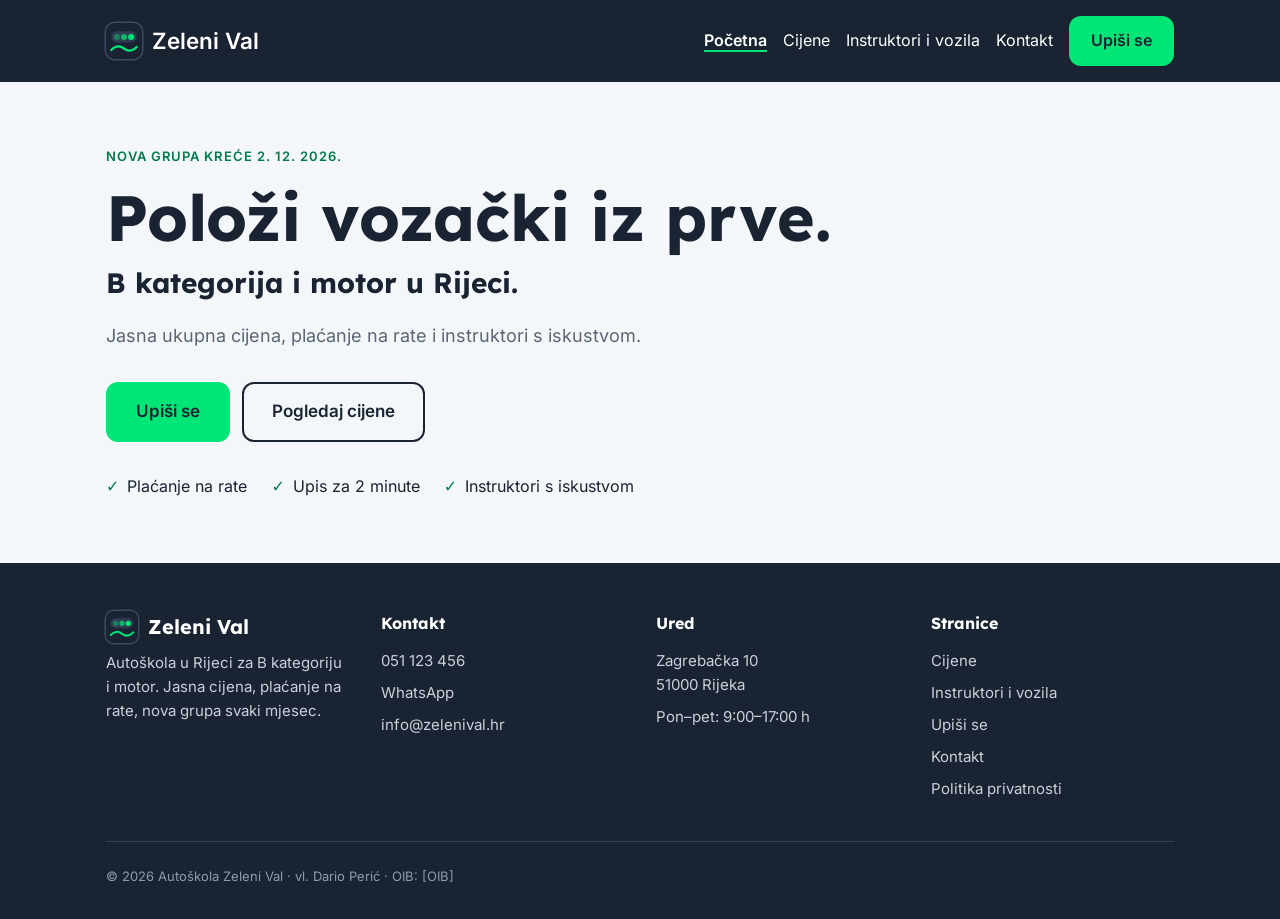
<file: index.html>
<!doctype html>
<html lang="hr">
  <head>
    <meta charset="UTF-8" />
    <meta name="viewport" content="width=device-width, initial-scale=1.0" />
    <title>Autoškola Zeleni Val, Rijeka – B kategorija i motor</title>
    <meta
      name="description"
      content="Autoškola Zeleni Val u Rijeci: tečaj za B kategoriju i motor, jasne cijene s mogućnošću obročne otplate i jednostavan online upis."
    />
    <!-- favicon: ikona u kartici preglednika -->
    <link rel="icon" href="slike/zeleni-val-znak.svg" type="image/svg+xml" />
    <!-- font naslova (Lexend) učitaj odmah: naslov je najveći element na stranici -->
    <link rel="preload" href="fonts/lexend-v26-latin_latin-ext-700.woff2" as="font" type="font/woff2" crossorigin />
    <link rel="stylesheet" href="style.css" />
  </head>
  <body>
    <header>
      <a href="index.html" class="logo"><img src="slike/zeleni-val-znak.svg" alt="" width="36" height="36"> Zeleni Val</a>
      <nav>
        <button
          class="hamburger"
          aria-label="Otvori izbornik"
          aria-expanded="false"
          aria-controls="izbornik"
        >
          ☰
        </button>
         <ul id="izbornik">
          <li><a href="index.html" aria-current="page">Početna</a></li>
          <li><a href="cijene.html">Cijene</a></li>
          <li><a href="instruktori.html">Instruktori i vozila</a></li>
           <li><a href="kontakt.html">Kontakt</a></li>
          <li><a href="upis.html" class="btn">Upiši se</a></li>
        </ul>
      </nav>
    </header>

    <main>
  <section class="hero">
    <p class="oznaka">Nova grupa kreće 2. 12. 2026.</p>
    <h1>Položi vozački iz prve.</h1>
    <p class="podnaslov">B kategorija i motor u Rijeci.</p>
    <p class="hero-tekst">Jasna ukupna cijena, plaćanje na rate i instruktori s iskustvom.</p>

    <div class="hero-gumbi">
      <a href="upis.html" class="btn">Upiši se</a>
      <a href="cijene.html" class="btn btn-obrub">Pogledaj cijene</a>
    </div>

    <ul class="prednosti">
      <li>Plaćanje na rate</li>
      <li>Upis za 2 minute</li>
      <li>Instruktori s iskustvom</li>
    </ul>
  </section>
</main>



   <footer class="podnozje">
  <div class="podnozje-stupci">

    <!-- 1. stupac: tko smo -->
    <div>
      <p class="podnozje-logo"><img src="slike/zeleni-val-znak.svg" alt="" width="32" height="32"> Zeleni Val</p>
      <p>Autoškola u Rijeci za B kategoriju i motor. Jasna cijena, plaćanje na rate, nova grupa svaki mjesec.</p>
    </div>

    <!-- 2. stupac: kontakt (svi linkovi klikabilni na mobitelu) -->
    <div>
      <h2>Kontakt</h2>
      <p><a href="tel:+38551123456">051 123 456</a></p>
      <p><a href="https://wa.me/38551123456">WhatsApp</a></p>
      <p><a href="mailto:info@zelenival.hr">info@zelenival.hr</a></p>
    </div>

    <!-- 3. stupac: gdje i kada -->
    <div>
      <h2>Ured</h2>
      <p>Zagrebačka 10<br>51000 Rijeka</p>
      <p>Pon–pet: 9:00–17:00 h</p>
    </div>

    <!-- 4. stupac: linkovi -->
    <div>
      <h2>Stranice</h2>
      <ul>
        <li><a href="cijene.html">Cijene</a></li>
        <li><a href="instruktori.html">Instruktori i vozila</a></li>
        <li><a href="upis.html">Upiši se</a></li>
        <li><a href="kontakt.html">Kontakt</a></li>
        <li><a href="privatnost.html">Politika privatnosti</a></li>
      </ul>
    </div>

  </div>

  <!-- donji red: podaci o tvrtki -->
  <p class="podnozje-dno">© 2026 Autoškola Zeleni Val · vl. Dario Perić · OIB: [OIB]</p>
</footer>
    <script src="script.js"></script>
  </body>
</html>
</file>
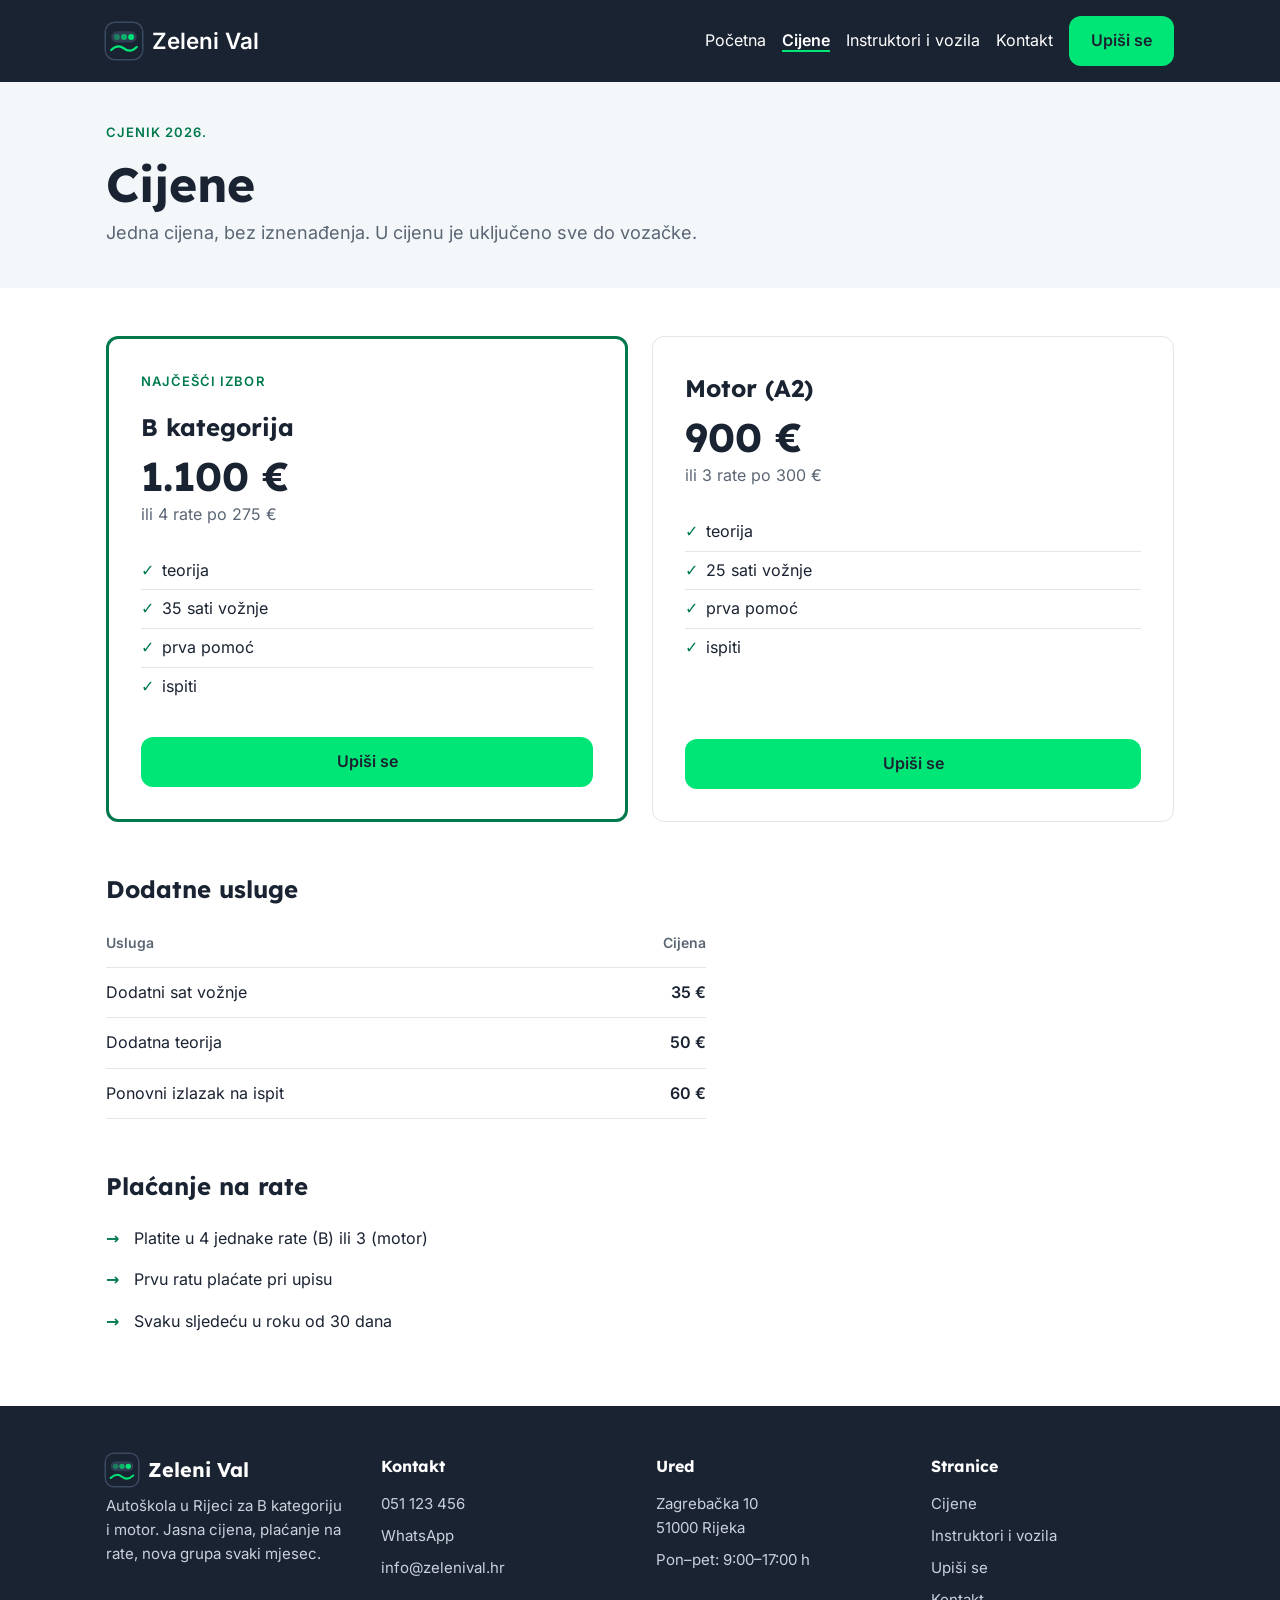
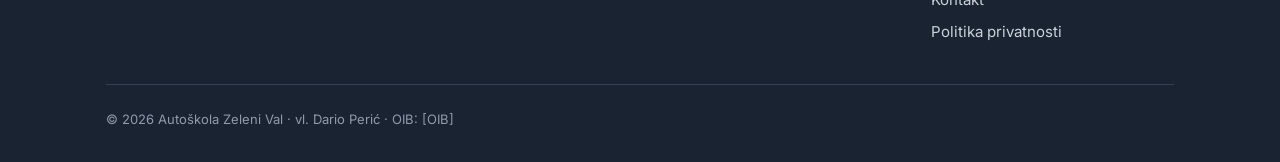
<file: cijene.html>
<!doctype html>
<html lang="hr">
  <head>
    <meta charset="UTF-8" />
    <meta name="viewport" content="width=device-width, initial-scale=1.0" />
    <title>Cijene – Zeleni Val, autoškola, Rijeka</title>
    <meta
      name="description"
      content="Cjenik autoškole Zeleni Val u Rijeci. Cijene za vozački ispit i dodatne sate vožnje za B kategoriju i motor."
    />
    <!-- favicon: ikona u kartici preglednika -->
    <link rel="icon" href="slike/zeleni-val-znak.svg" type="image/svg+xml" />
    <!-- font naslova (Lexend) učitaj odmah: naslov je najveći element na stranici -->
    <link rel="preload" href="fonts/lexend-v26-latin_latin-ext-700.woff2" as="font" type="font/woff2" crossorigin />
    <link rel="stylesheet" href="style.css" />
  </head>
  <body>
    <header>
      <a href="index.html" class="logo"><img src="slike/zeleni-val-znak.svg" alt="" width="36" height="36"> Zeleni Val</a>
      <nav>
        <button
          class="hamburger"
          aria-label="Otvori izbornik"
          aria-expanded="false"
          aria-controls="izbornik"
        >
          ☰
        </button>
        <ul id="izbornik">
          <li><a href="index.html">Početna</a></li>
          <li><a href="cijene.html" aria-current="page">Cijene</a></li>
          <li><a href="instruktori.html">Instruktori i vozila</a></li>
          <li><a href="kontakt.html">Kontakt</a></li>
          <li><a href="upis.html" class="btn">Upiši se</a></li>
        </ul>
      </nav>
    </header>

    <main>
      <section class="hero hero-mala">
     <p class="oznaka">Cjenik 2026.</p>
    <h1>Cijene</h1>
    <p class="hero-tekst">Jedna cijena, bez iznenađenja. U cijenu je uključeno sve do vozačke.</p>
    </section>

      <section class="paketi">
        <div class="kartice">
          <article class="kartica istaknuta">
            <p class="oznaka">Najčešći izbor</p>
            <h2>B kategorija</h2>
            <p class="cijena">1.100 €</p>
            <p class="rate">ili 4 rate po 275 €</p>
            <ul class="ukljuceno">
              <li>teorija</li>
              <li>35 sati vožnje</li>
              <li>prva pomoć</li>
              <li>ispiti</li>
            </ul>
            <a href="upis.html" class="btn">Upiši se</a>
          </article>

          <article class="kartica">
            <h2>Motor (A2)</h2>
            <p class="cijena">900 €</p>
            <p class="rate">ili 3 rate po 300 €</p>
            <ul class="ukljuceno">
              <li>teorija</li>
              <li>25 sati vožnje</li>
              <li>prva pomoć</li>
              <li>ispiti</li>
            </ul>
            <a href="upis.html" class="btn">Upiši se</a>
          </article>
        </div>
      </section>

      <section class="dodatno">
        <table class="tablica-cijena">
          
          <caption>
            Dodatne usluge
          </caption>
          <thead>
            <tr>
              <th scope="col">Usluga</th>
              <th scope="col">Cijena</th>
            </tr>
          </thead>
          <tbody>
            <tr>
              <td>Dodatni sat vožnje</td>
              <td>35 €</td>
            </tr>
            <tr>
              <td>Dodatna teorija</td>
              <td>50 €</td>
            </tr>
            <tr>
              <td>Ponovni izlazak na ispit</td>
              <td>60 €</td>
            </tr>
          </tbody>
        </table>
      </section>

      <section class="rate-info">
        <h2>Plaćanje na rate</h2>
        <ul>
          <li>Platite u 4 jednake rate (B) ili 3 (motor)</li>
          <li>Prvu ratu plaćate pri upisu</li>
          <li>Svaku sljedeću u roku od 30 dana</li>
        </ul>
      </section>
    </main>

    <footer class="podnozje">
  <div class="podnozje-stupci">

    <!-- 1. stupac: tko smo -->
    <div>
      <p class="podnozje-logo"><img src="slike/zeleni-val-znak.svg" alt="" width="32" height="32"> Zeleni Val</p>
      <p>Autoškola u Rijeci za B kategoriju i motor. Jasna cijena, plaćanje na rate, nova grupa svaki mjesec.</p>
    </div>

    <!-- 2. stupac: kontakt (svi linkovi klikabilni na mobitelu) -->
    <div>
      <h2>Kontakt</h2>
      <p><a href="tel:+38551123456">051 123 456</a></p>
      <p><a href="https://wa.me/38551123456">WhatsApp</a></p>
      <p><a href="mailto:info@zelenival.hr">info@zelenival.hr</a></p>
    </div>

    <!-- 3. stupac: gdje i kada -->
    <div>
      <h2>Ured</h2>
      <p>Zagrebačka 10<br>51000 Rijeka</p>
      <p>Pon–pet: 9:00–17:00 h</p>
    </div>

    <!-- 4. stupac: linkovi -->
    <div>
      <h2>Stranice</h2>
      <ul>
        <li><a href="cijene.html">Cijene</a></li>
        <li><a href="instruktori.html">Instruktori i vozila</a></li>
        <li><a href="upis.html">Upiši se</a></li>
        <li><a href="kontakt.html">Kontakt</a></li>
        <li><a href="privatnost.html">Politika privatnosti</a></li>
      </ul>
    </div>

  </div>

  <!-- donji red: podaci o tvrtki -->
  <p class="podnozje-dno">© 2026 Autoškola Zeleni Val · vl. Dario Perić · OIB: [OIB]</p>
</footer>
    <script src="script.js"></script>
  </body>
</html>
</file>
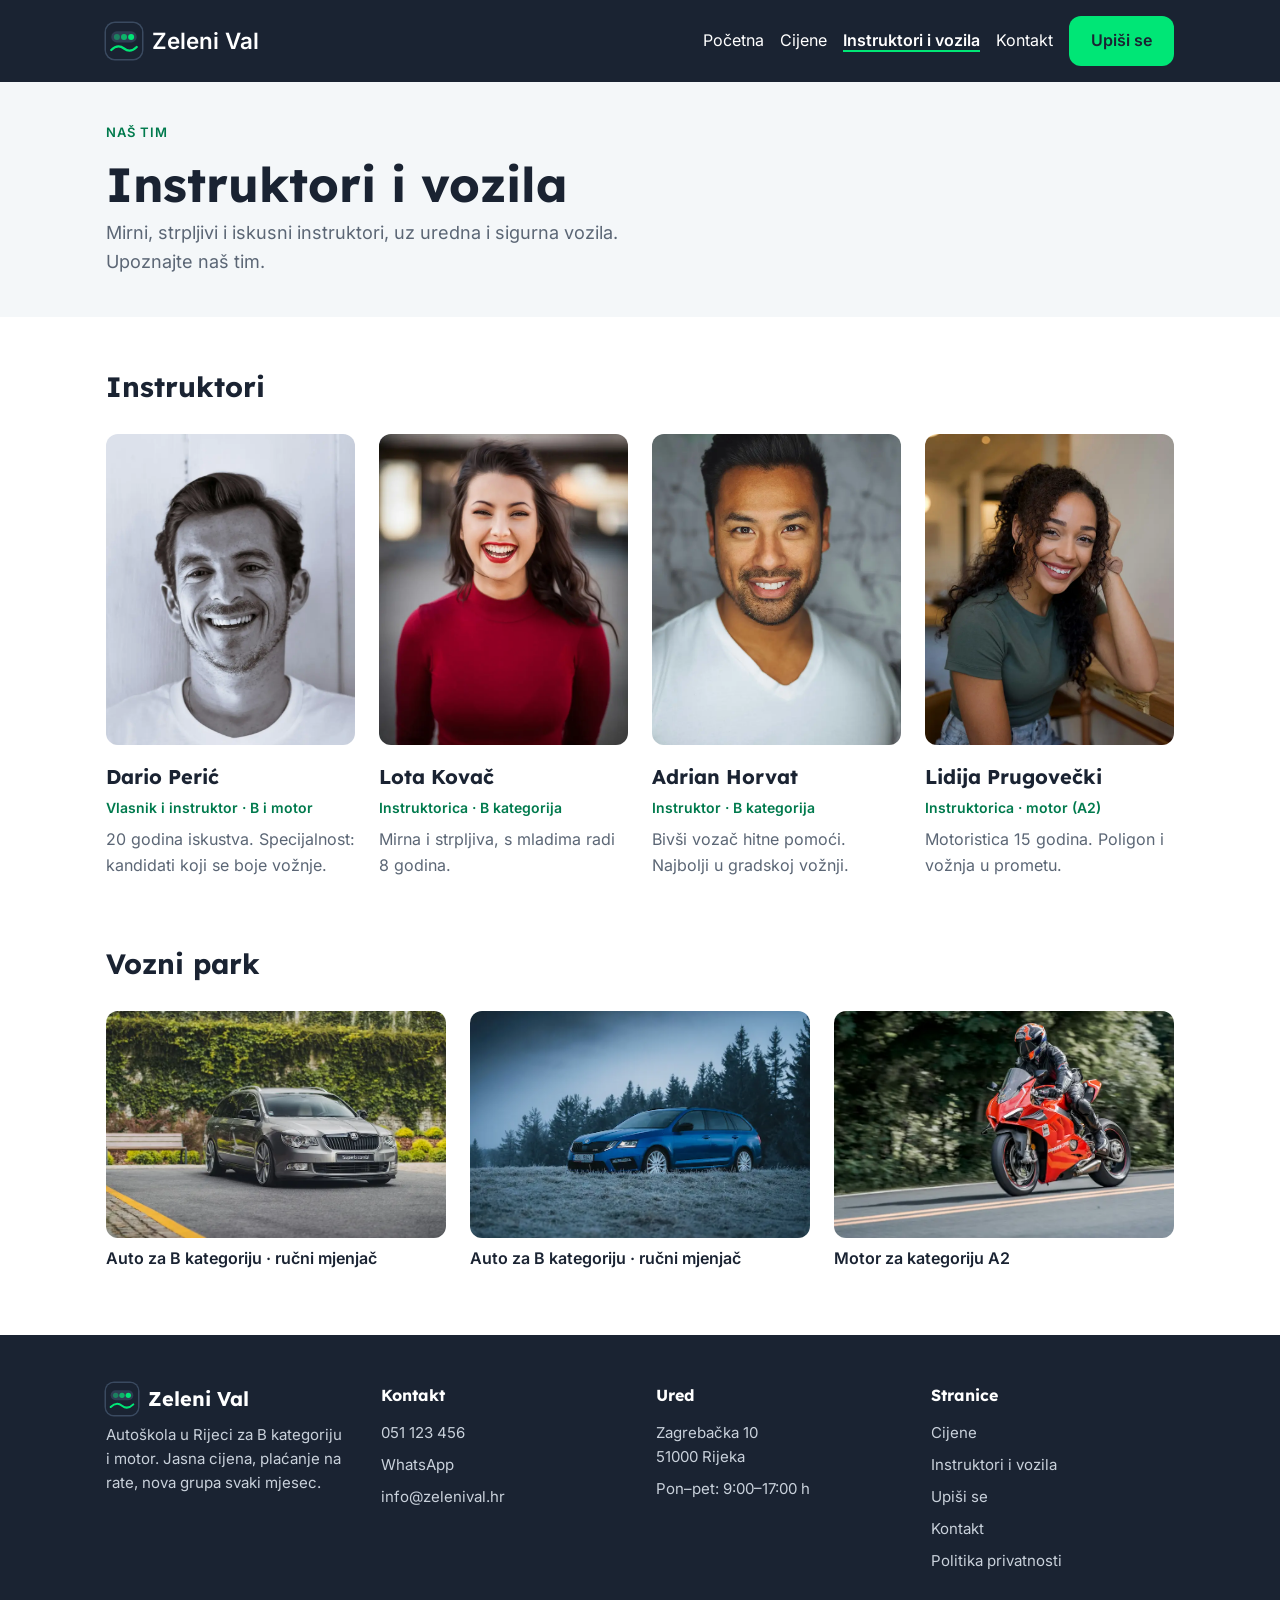
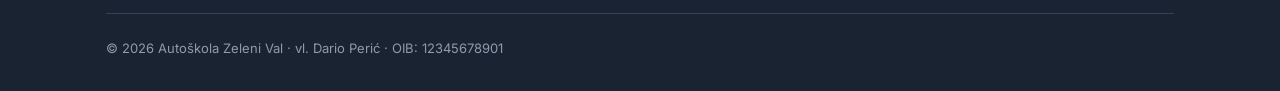
<file: instruktori.html>
<!doctype html>
<html lang="hr">
  <head>
    <meta charset="UTF-8" />
    <meta name="viewport" content="width=device-width, initial-scale=1.0" />
    <title>Instruktori i vozila – Zeleni Val, autoškola, Rijeka</title>
    <meta
      name="description"
      content="Upoznajte naše stručne instruktore za vožnju automobila i motora u Zelenom Valu, Rijeci."
    />
    <!-- favicon: ikona u kartici preglednika -->
    <link rel="icon" href="slike/zeleni-val-znak.svg" type="image/svg+xml" />
    <!-- font naslova (Lexend) učitaj odmah: naslov je najveći element na stranici -->
    <link rel="preload" href="fonts/lexend-v26-latin_latin-ext-700.woff2" as="font" type="font/woff2" crossorigin />
    <link rel="stylesheet" href="style.css" />
  </head>
  <body>
    <header>
      <a href="index.html" class="logo"><img src="slike/zeleni-val-znak.svg" alt="" width="36" height="36"> Zeleni Val</a>
      <nav>
        <button
          class="hamburger"
          aria-label="Otvori izbornik"
          aria-expanded="false"
          aria-controls="izbornik"
        >
          ☰
        </button>
      <ul id="izbornik">
          <li><a href="index.html">Početna</a></li>
          <li><a href="cijene.html">Cijene</a></li>
          <li><a href="instruktori.html" aria-current="page">Instruktori i vozila</a></li>
           <li><a href="kontakt.html">Kontakt</a></li>
          <li><a href="upis.html" class="btn">Upiši se</a></li>
        </ul>
      </nav>
    </header>
   
<main>
  <!-- MALI HERO -->
  <section class="hero hero-mala">
    <p class="oznaka">Naš tim</p>
    <h1>Instruktori i vozila</h1>
    <p class="hero-tekst">Mirni, strpljivi i iskusni instruktori, uz uredna i sigurna vozila. <br> Upoznajte naš tim.</p>
  </section>

  <!-- INSTRUKTORI: 4 kartice s fotografijom -->
  <section class="tim">
    <h2>Instruktori</h2>
    <div class="mreza">
      <article class="osoba">
        <img src="slike/instruktor-1.webp" alt="Instruktor Dario Perić, nasmiješen" width="800" height="1352">
        <h3>Dario Perić</h3>
        <p class="uloga">Vlasnik i instruktor · B i motor</p>
        <p>20 godina iskustva. Specijalnost: kandidati koji se boje vožnje.</p>
      </article>

      <article class="osoba">
        <img src="slike/instruktor-3.webp" alt="Instruktorica Lota Kovač" width="800" height="1200">
        <h3>Lota Kovač</h3>
        <p class="uloga">Instruktorica · B kategorija</p>
        <p>Mirna i strpljiva, s mladima radi 8 godina.</p>
      </article>

      <article class="osoba">
        <img src="slike/instruktor-2.webp" alt="Instruktor Adrian Horvat" width="800" height="1200">
        <h3>Adrian Horvat</h3>
        <p class="uloga">Instruktor · B kategorija</p>
        <p>Bivši vozač hitne pomoći. Najbolji u gradskoj vožnji.</p>
      </article>

      <article class="osoba">
        <img src="slike/instruktor-4.webp" alt="Instruktorica Lidija Prugovečki" width="800" height="1000">
        <h3>Lidija Prugovečki</h3>
        <p class="uloga">Instruktorica · motor (A2)</p>
        <p>Motoristica 15 godina. Poligon i vožnja u prometu.</p>
      </article>
    </div>
  </section>

  <!-- VOZILA: 3 fotografije s opisom -->
  <section class="vozila">
    <h2>Vozni park</h2>
    <div class="mreza">
      <figure>
        <img src="slike/auto-1.webp" alt="Bijeli automobil autoškole Zeleni Val" width="800" height="533" loading="lazy">
        <figcaption>Auto za B kategoriju · ručni mjenjač</figcaption>
      </figure>
      <figure>
        <img src="slike/auto-2.webp" alt="Drugi automobil autoškole Zeleni Val" width="800" height="640" loading="lazy">
        <figcaption>Auto za B kategoriju · ručni mjenjač</figcaption>
      </figure>
      <figure>
        <img src="slike/motor.webp" alt="Motor za obuku kategorije A2" width="800" height="533" loading="lazy">
        <figcaption>Motor za kategoriju A2</figcaption>
      </figure>
    </div>
  </section>
</main>


   <footer class="podnozje">
  <div class="podnozje-stupci">

    <!-- 1. stupac: tko smo -->
    <div>
      <p class="podnozje-logo"><img src="slike/zeleni-val-znak.svg" alt="" width="32" height="32"> Zeleni Val</p>
      <p>Autoškola u Rijeci za B kategoriju i motor. Jasna cijena, plaćanje na rate, nova grupa svaki mjesec.</p>
    </div>

    <!-- 2. stupac: kontakt (svi linkovi klikabilni na mobitelu) -->
    <div>
      <h2>Kontakt</h2>
      <p><a href="tel:+38551123456">051 123 456</a></p>
      <p><a href="https://wa.me/38551123456">WhatsApp</a></p>
      <p><a href="mailto:info@zelenival.hr">info@zelenival.hr</a></p>
    </div>

    <!-- 3. stupac: gdje i kada -->
    <div>
      <h2>Ured</h2>
      <p>Zagrebačka 10<br>51000 Rijeka</p>
      <p>Pon–pet: 9:00–17:00 h</p>
    </div>

    <!-- 4. stupac: linkovi -->
    <div>
      <h2>Stranice</h2>
      <ul>
        <li><a href="cijene.html">Cijene</a></li>
        <li><a href="instruktori.html">Instruktori i vozila</a></li>
        <li><a href="upis.html">Upiši se</a></li>
        <li><a href="kontakt.html">Kontakt</a></li>
        <li><a href="privatnost.html">Politika privatnosti</a></li>
      </ul>
    </div>

  </div>

  <!-- donji red: podaci o tvrtki -->
  <p class="podnozje-dno">© 2026 Autoškola Zeleni Val · vl. Dario Perić · OIB: 12345678901</p>
</footer>
    <script src="script.js"></script>
  </body>
</html>
</file>
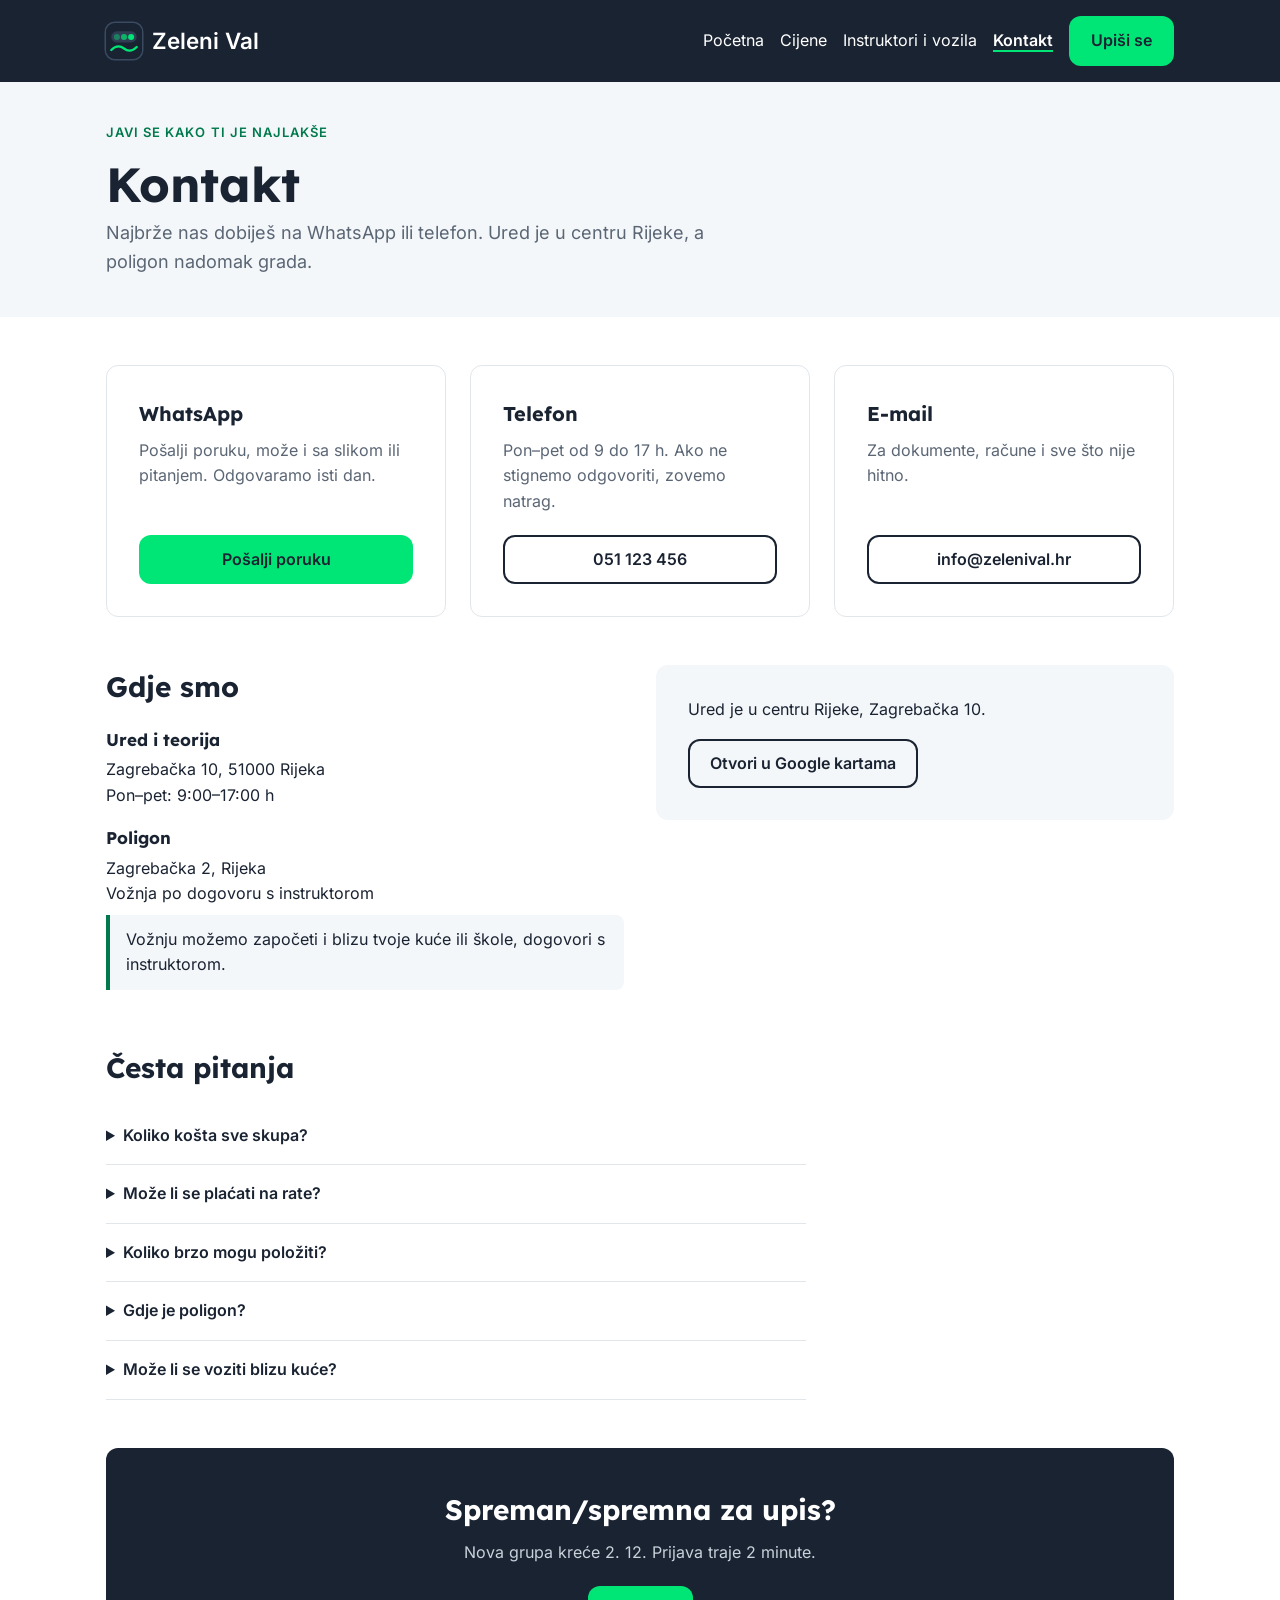
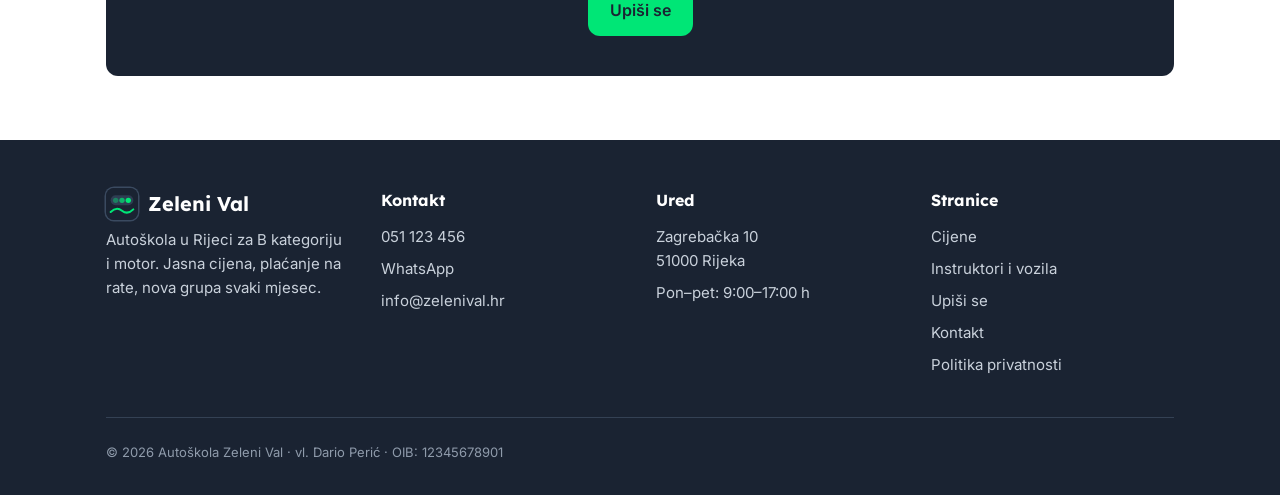
<file: kontakt.html>
<!doctype html>
<html lang="hr">
  <head>
    <meta charset="UTF-8" />
    <meta name="viewport" content="width=device-width, initial-scale=1.0" />
    <title>Kontakt – Zeleni Val, autoškola, Rijeka</title>
    <meta
      name="description"
      content="Kontakt informacije za autoškolu Zeleni Val u Rijeci."
    />
    <!-- favicon: ikona u kartici preglednika -->
    <link rel="icon" href="slike/zeleni-val-znak.svg" type="image/svg+xml" />
    <!-- font naslova (Lexend) učitaj odmah: naslov je najveći element na stranici -->
    <link rel="preload" href="fonts/lexend-v26-latin_latin-ext-700.woff2" as="font" type="font/woff2" crossorigin />
    <link rel="stylesheet" href="style.css" />
  </head>
  <body>
    <header>
      <a href="index.html" class="logo"><img src="slike/zeleni-val-znak.svg" alt="" width="36" height="36"> Zeleni Val</a>
      <nav>
        <button
          class="hamburger"
          aria-label="Otvori izbornik"
          aria-expanded="false"
          aria-controls="izbornik"
        >
          ☰
        </button>
       <ul id="izbornik">
          <li><a href="index.html">Početna</a></li>
          <li><a href="cijene.html">Cijene</a></li>
          <li><a href="instruktori.html">Instruktori i vozila</a></li>
           <li><a href="kontakt.html" aria-current="page">Kontakt</a></li>
          <li><a href="upis.html" class="btn">Upiši se</a></li>
        </ul>
      </nav>
    </header>
    

<main>
      <!-- MALI HERO -->
      <section class="hero hero-mala">
        <p class="oznaka">Javi se kako ti je najlakše</p>
        <h1>Kontakt</h1>
        <p class="hero-tekst">Najbrže nas dobiješ na WhatsApp ili telefon. Ured je u centru Rijeke, a poligon nadomak grada.</p>
      </section>

      <!-- NAČINI KONTAKTA: 3 kartice, najbrži prvi -->
      <section class="kontakt-nacini">
        <h2 class="vizualno-skriveno">Načini kontakta</h2>
        <div class="kartice">
          <article class="kartica">
            <h3>WhatsApp</h3>
            <p>Pošalji poruku, može i sa slikom ili pitanjem. Odgovaramo isti dan.</p>
            <a href="https://wa.me/38551123456" class="btn">Pošalji poruku</a>
          </article>
          <article class="kartica">
            <h3>Telefon</h3>
            <p>Pon–pet od 9 do 17 h. Ako ne stignemo odgovoriti, zovemo natrag.</p>
            <a href="tel:+38551123456" class="btn btn-obrub">051 123 456</a>
          </article>
          <article class="kartica">
            <h3>E-mail</h3>
            <p>Za dokumente, račune i sve što nije hitno.</p>
            <a href="mailto:info@zelenival.hr" class="btn btn-obrub">info@zelenival.hr</a>
          </article>
        </div>
      </section>

      <!-- LOKACIJE: ured i poligon + karta -->
      <section class="lokacije">
        <div class="lokacije-tekst">
          <h2>Gdje smo</h2>
          <h3>Ured i teorija</h3>
          <p>Zagrebačka 10, 51000 Rijeka<br>Pon–pet: 9:00–17:00 h</p>
          <h3>Poligon</h3>
          <p>Zagrebačka 2, Rijeka<br>Vožnja po dogovoru s instruktorom</p>
          <p class="napomena">Vožnju možemo započeti i blizu tvoje kuće ili škole, dogovori s instruktorom.</p>
        </div>
        <!-- Umjesto ugrađene karte: link na Google karte.
             Karta u iframeu postavlja kolačiće (treba privola), a link ne. Usput je stranica brža. -->
        <div class="karta-link">
          <p>Ured je u centru Rijeke, Zagrebačka 10.</p>
          <a href="https://www.google.com/maps/search/?api=1&amp;query=Zagreba%C4%8Dka+10%2C+51000+Rijeka" class="btn btn-obrub" target="_blank" rel="noopener">Otvori u Google kartama</a>
        </div>
      </section>

      <!-- ČESTA PITANJA: ono što Dario stalno čuje -->
      <section class="faq">
        <h2>Česta pitanja</h2>
        <details>
          <summary>Koliko košta sve skupa?</summary>
          <p>B kategorija 1.100 €, motor (A2) 900 €, u što je uključeno sve do vozačke. Detalji su na stranici <a href="cijene.html">Cijene</a>.</p>
        </details>
        <details>
          <summary>Može li se plaćati na rate?</summary>
          <p>Može. B kategorija u 4 jednake rate, motor u 3. Prvu ratu plaćaš pri upisu.</p>
        </details>
        <details>
          <summary>Koliko brzo mogu položiti?</summary>
          <p> 2–3 mjeseca od upisa, ovisno o terminima ispita.</p>
        </details>
        <details>
          <summary>Gdje je poligon?</summary>
          <p>Zagrebačka 2, Rijeka<br>Vožnja po dogovoru s instruktorom</p>
        </details>
        <details>
          <summary>Može li se voziti blizu kuće?</summary>
          <p>Da, početak vožnje možemo dogovoriti blizu tvoje kuće ili škole.</p>
        </details>
      </section>

      <!-- POZIV NA KRAJU: tko je odlučio, ide na upis -->
      <section class="poziv">
        <h2>Spreman/spremna za upis?</h2>
        <p>Nova grupa kreće 2. 12. Prijava traje 2 minute.</p>
        <a href="upis.html" class="btn">Upiši se</a>
      </section>
    </main>

   <footer class="podnozje">
  <div class="podnozje-stupci">

    <!-- 1. stupac: tko smo -->
    <div>
      <p class="podnozje-logo"><img src="slike/zeleni-val-znak.svg" alt="" width="32" height="32"> Zeleni Val</p>
      <p>Autoškola u Rijeci za B kategoriju i motor. Jasna cijena, plaćanje na rate, nova grupa svaki mjesec.</p>
    </div>

    <!-- 2. stupac: kontakt (svi linkovi klikabilni na mobitelu) -->
    <div>
      <h2>Kontakt</h2>
      <p><a href="tel:+38551123456">051 123 456</a></p>
      <p><a href="https://wa.me/38551123456">WhatsApp</a></p>
      <p><a href="mailto:info@zelenival.hr">info@zelenival.hr</a></p>
    </div>

    <!-- 3. stupac: gdje i kada -->
    <div>
      <h2>Ured</h2>
      <p>Zagrebačka 10<br>51000 Rijeka</p>
      <p>Pon–pet: 9:00–17:00 h</p>
    </div>

    <!-- 4. stupac: linkovi -->
    <div>
      <h2>Stranice</h2>
      <ul>
        <li><a href="cijene.html">Cijene</a></li>
        <li><a href="instruktori.html">Instruktori i vozila</a></li>
        <li><a href="upis.html">Upiši se</a></li>
        <li><a href="kontakt.html">Kontakt</a></li>
        <li><a href="privatnost.html">Politika privatnosti</a></li>
      </ul>
    </div>

  </div>

  <!-- donji red: podaci o tvrtki -->
  <p class="podnozje-dno">© 2026 Autoškola Zeleni Val · vl. Dario Perić · OIB: 12345678901</p>
</footer>
    <script src="script.js"></script>
  </body>
</html>
</file>
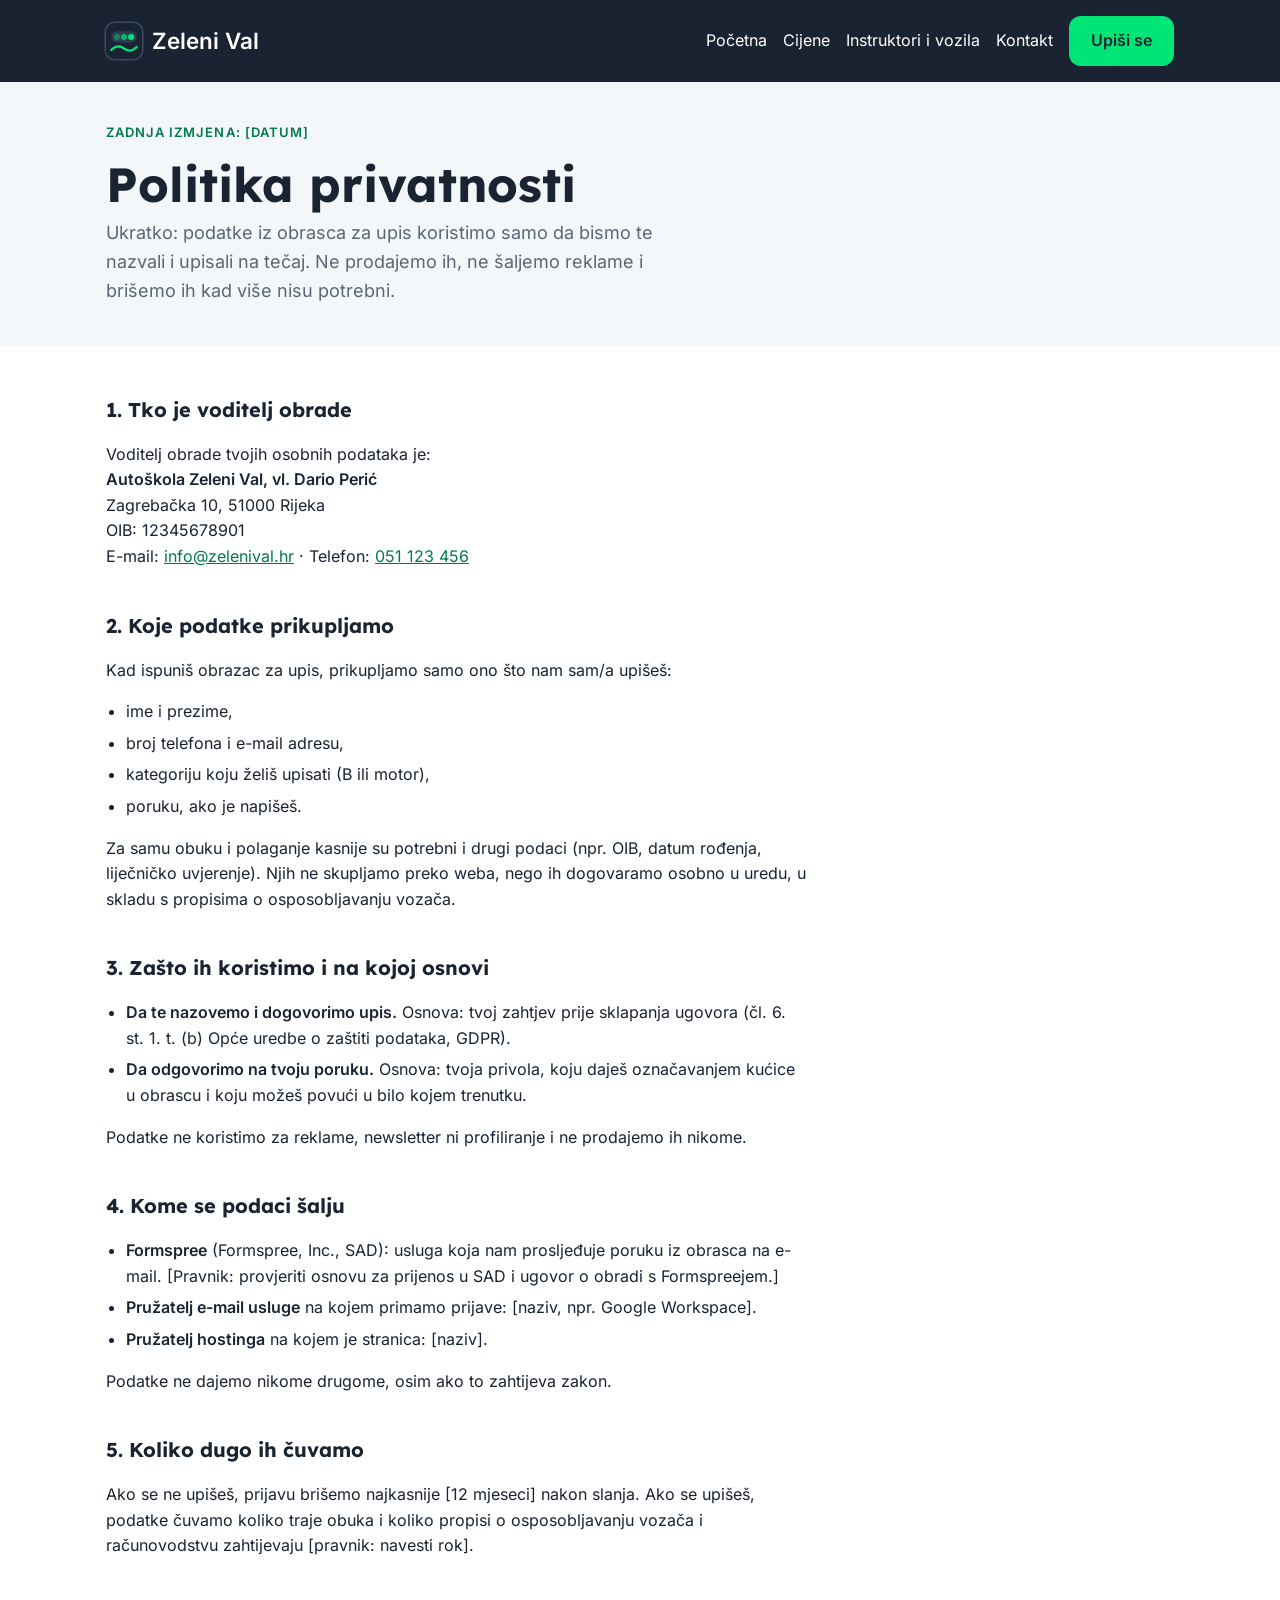
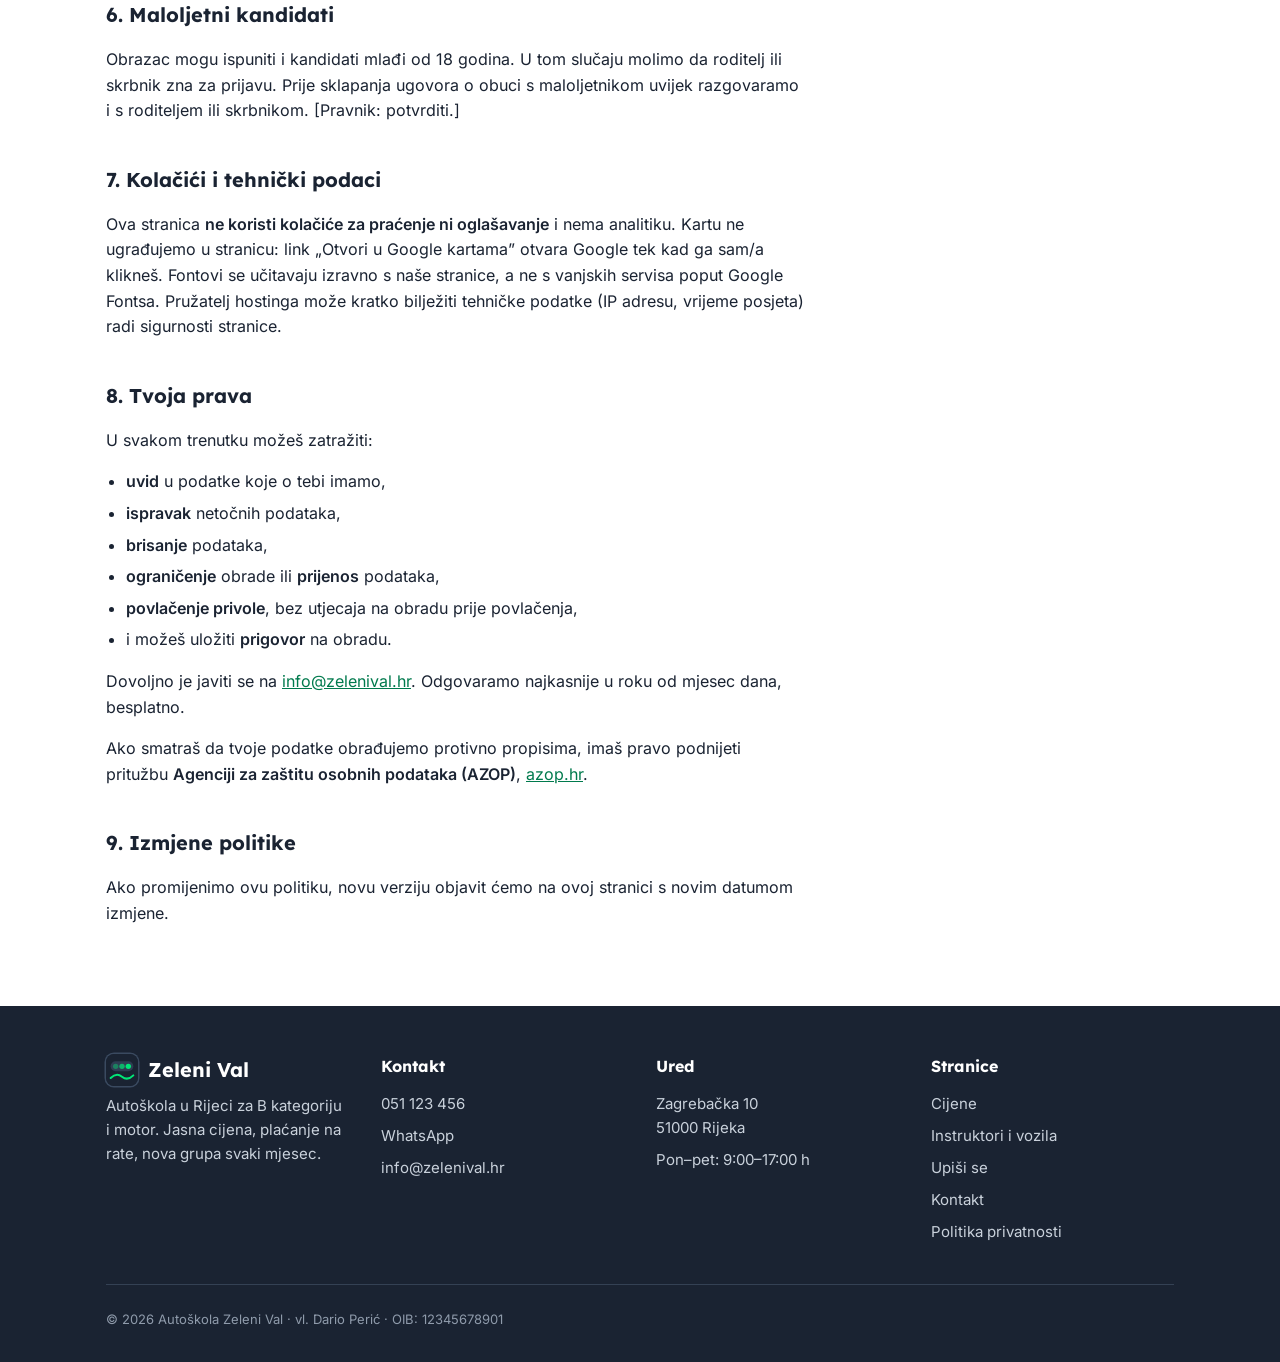
<file: privatnost.html>
<!doctype html>
<html lang="hr">
  <head>
    <meta charset="UTF-8" />
    <meta name="viewport" content="width=device-width, initial-scale=1.0" />
    <title>Politika privatnosti – Zeleni Val, autoškola, Rijeka</title>
    <meta
      name="description"
      content="Kako autoškola Zeleni Val iz Rijeke prikuplja, koristi i čuva osobne podatke iz obrasca za upis, i koja su tvoja prava."
    />
    <!-- favicon: ikona u kartici preglednika -->
    <link rel="icon" href="slike/zeleni-val-znak.svg" type="image/svg+xml" />
    <!-- font naslova (Lexend) učitaj odmah: naslov je najveći element na stranici -->
    <link rel="preload" href="fonts/lexend-v26-latin_latin-ext-700.woff2" as="font" type="font/woff2" crossorigin />
    <link rel="stylesheet" href="style.css" />
  </head>
  <body>
    <header>
      <a href="index.html" class="logo"><img src="slike/zeleni-val-znak.svg" alt="" width="36" height="36"> Zeleni Val</a>
      <nav>
        <button
          class="hamburger"
          aria-label="Otvori izbornik"
          aria-expanded="false"
          aria-controls="izbornik"
        >
          ☰
        </button>
       <ul id="izbornik">
          <li><a href="index.html">Početna</a></li>
          <li><a href="cijene.html">Cijene</a></li>
          <li><a href="instruktori.html">Instruktori i vozila</a></li>
           <li><a href="kontakt.html">Kontakt</a></li>
          <li><a href="upis.html" class="btn">Upiši se</a></li>
        </ul>
      </nav>
    </header>
    

<main>
      <!-- MALI HERO -->
      <section class="hero hero-mala">
        <p class="oznaka">Zadnja izmjena: [datum]</p>
        <h1>Politika privatnosti</h1>
        <p class="hero-tekst">Ukratko: podatke iz obrasca za upis koristimo samo da bismo te nazvali i upisali na tečaj. Ne prodajemo ih, ne šaljemo reklame i brišemo ih kad više nisu potrebni.</p>
      </section>

      <!-- PRAVNI TEKST: [uglate zagrade] popunjava klijent, konačni tekst provjerava pravnik -->
      <section class="pravno">

        <h2>1. Tko je voditelj obrade</h2>
        <p>Voditelj obrade tvojih osobnih podataka je:<br>
          <strong>Autoškola Zeleni Val, vl. Dario Perić</strong><br>
          Zagrebačka 10, 51000 Rijeka<br>
          OIB: 12345678901<br>
          E-mail: <a href="mailto:info@zelenival.hr">info@zelenival.hr</a> · Telefon: <a href="tel:+38551123456">051 123 456</a></p>

        <h2>2. Koje podatke prikupljamo</h2>
        <p>Kad ispuniš obrazac za upis, prikupljamo samo ono što nam sam/a upišeš:</p>
        <ul>
          <li>ime i prezime,</li>
          <li>broj telefona i e-mail adresu,</li>
          <li>kategoriju koju želiš upisati (B ili motor),</li>
          <li>poruku, ako je napišeš.</li>
        </ul>
        <p>Za samu obuku i polaganje kasnije su potrebni i drugi podaci (npr. OIB, datum rođenja, liječničko uvjerenje). Njih ne skupljamo preko weba, nego ih dogovaramo osobno u uredu, u skladu s propisima o osposobljavanju vozača.</p>

        <h2>3. Zašto ih koristimo i na kojoj osnovi</h2>
        <ul>
          <li><strong>Da te nazovemo i dogovorimo upis.</strong> Osnova: tvoj zahtjev prije sklapanja ugovora (čl. 6. st. 1. t. (b) Opće uredbe o zaštiti podataka, GDPR).</li>
          <li><strong>Da odgovorimo na tvoju poruku.</strong> Osnova: tvoja privola, koju daješ označavanjem kućice u obrascu i koju možeš povući u bilo kojem trenutku.</li>
        </ul>
        <p>Podatke ne koristimo za reklame, newsletter ni profiliranje i ne prodajemo ih nikome.</p>

        <h2>4. Kome se podaci šalju</h2>
        <ul>
          <li><strong>Formspree</strong> (Formspree, Inc., SAD): usluga koja nam prosljeđuje poruku iz obrasca na e-mail. [Pravnik: provjeriti osnovu za prijenos u SAD i ugovor o obradi s Formspreejem.]</li>
          <li><strong>Pružatelj e-mail usluge</strong> na kojem primamo prijave: [naziv, npr. Google Workspace].</li>
          <li><strong>Pružatelj hostinga</strong> na kojem je stranica: [naziv].</li>
        </ul>
        <p>Podatke ne dajemo nikome drugome, osim ako to zahtijeva zakon.</p>

        <h2>5. Koliko dugo ih čuvamo</h2>
        <p>Ako se ne upišeš, prijavu brišemo najkasnije [12 mjeseci] nakon slanja. Ako se upišeš, podatke čuvamo koliko traje obuka i koliko propisi o osposobljavanju vozača i računovodstvu zahtijevaju [pravnik: navesti rok].</p>

        <h2>6. Maloljetni kandidati</h2>
        <p>Obrazac mogu ispuniti i kandidati mlađi od 18 godina. U tom slučaju molimo da roditelj ili skrbnik zna za prijavu. Prije sklapanja ugovora o obuci s maloljetnikom uvijek razgovaramo i s roditeljem ili skrbnikom. [Pravnik: potvrditi.]</p>

        <h2>7. Kolačići i tehnički podaci</h2>
        <p>Ova stranica <strong>ne koristi kolačiće za praćenje ni oglašavanje</strong> i nema analitiku. Kartu ne ugrađujemo u stranicu: link „Otvori u Google kartama” otvara Google tek kad ga sam/a klikneš. Fontovi se učitavaju izravno s naše stranice, a ne s vanjskih servisa poput Google Fontsa. Pružatelj hostinga može kratko bilježiti tehničke podatke (IP adresu, vrijeme posjeta) radi sigurnosti stranice.</p>

        <h2>8. Tvoja prava</h2>
        <p>U svakom trenutku možeš zatražiti:</p>
        <ul>
          <li><strong>uvid</strong> u podatke koje o tebi imamo,</li>
          <li><strong>ispravak</strong> netočnih podataka,</li>
          <li><strong>brisanje</strong> podataka,</li>
          <li><strong>ograničenje</strong> obrade ili <strong>prijenos</strong> podataka,</li>
          <li><strong>povlačenje privole</strong>, bez utjecaja na obradu prije povlačenja,</li>
          <li>i možeš uložiti <strong>prigovor</strong> na obradu.</li>
        </ul>
        <p>Dovoljno je javiti se na <a href="mailto:info@zelenival.hr">info@zelenival.hr</a>. Odgovaramo najkasnije u roku od mjesec dana, besplatno.</p>
        <p>Ako smatraš da tvoje podatke obrađujemo protivno propisima, imaš pravo podnijeti pritužbu <strong>Agenciji za zaštitu osobnih podataka (AZOP)</strong>, <a href="https://azop.hr">azop.hr</a>.</p>

        <h2>9. Izmjene politike</h2>
        <p>Ako promijenimo ovu politiku, novu verziju objavit ćemo na ovoj stranici s novim datumom izmjene.</p>

      </section>
    </main>

   <footer class="podnozje">
  <div class="podnozje-stupci">

    <!-- 1. stupac: tko smo -->
    <div>
      <p class="podnozje-logo"><img src="slike/zeleni-val-znak.svg" alt="" width="32" height="32"> Zeleni Val</p>
      <p>Autoškola u Rijeci za B kategoriju i motor. Jasna cijena, plaćanje na rate, nova grupa svaki mjesec.</p>
    </div>

    <!-- 2. stupac: kontakt (svi linkovi klikabilni na mobitelu) -->
    <div>
      <h2>Kontakt</h2>
      <p><a href="tel:+38551123456">051 123 456</a></p>
      <p><a href="https://wa.me/38551123456">WhatsApp</a></p>
      <p><a href="mailto:info@zelenival.hr">info@zelenival.hr</a></p>
    </div>

    <!-- 3. stupac: gdje i kada -->
    <div>
      <h2>Ured</h2>
      <p>Zagrebačka 10<br>51000 Rijeka</p>
      <p>Pon–pet: 9:00–17:00 h</p>
    </div>

    <!-- 4. stupac: linkovi -->
    <div>
      <h2>Stranice</h2>
      <ul>
        <li><a href="cijene.html">Cijene</a></li>
        <li><a href="instruktori.html">Instruktori i vozila</a></li>
        <li><a href="upis.html">Upiši se</a></li>
        <li><a href="kontakt.html">Kontakt</a></li>
        <li><a href="privatnost.html">Politika privatnosti</a></li>
      </ul>
    </div>

  </div>

  <!-- donji red: podaci o tvrtki -->
  <p class="podnozje-dno">© 2026 Autoškola Zeleni Val · vl. Dario Perić · OIB: 12345678901</p>
</footer>
    <script src="script.js"></script>
  </body>
</html>
</file>
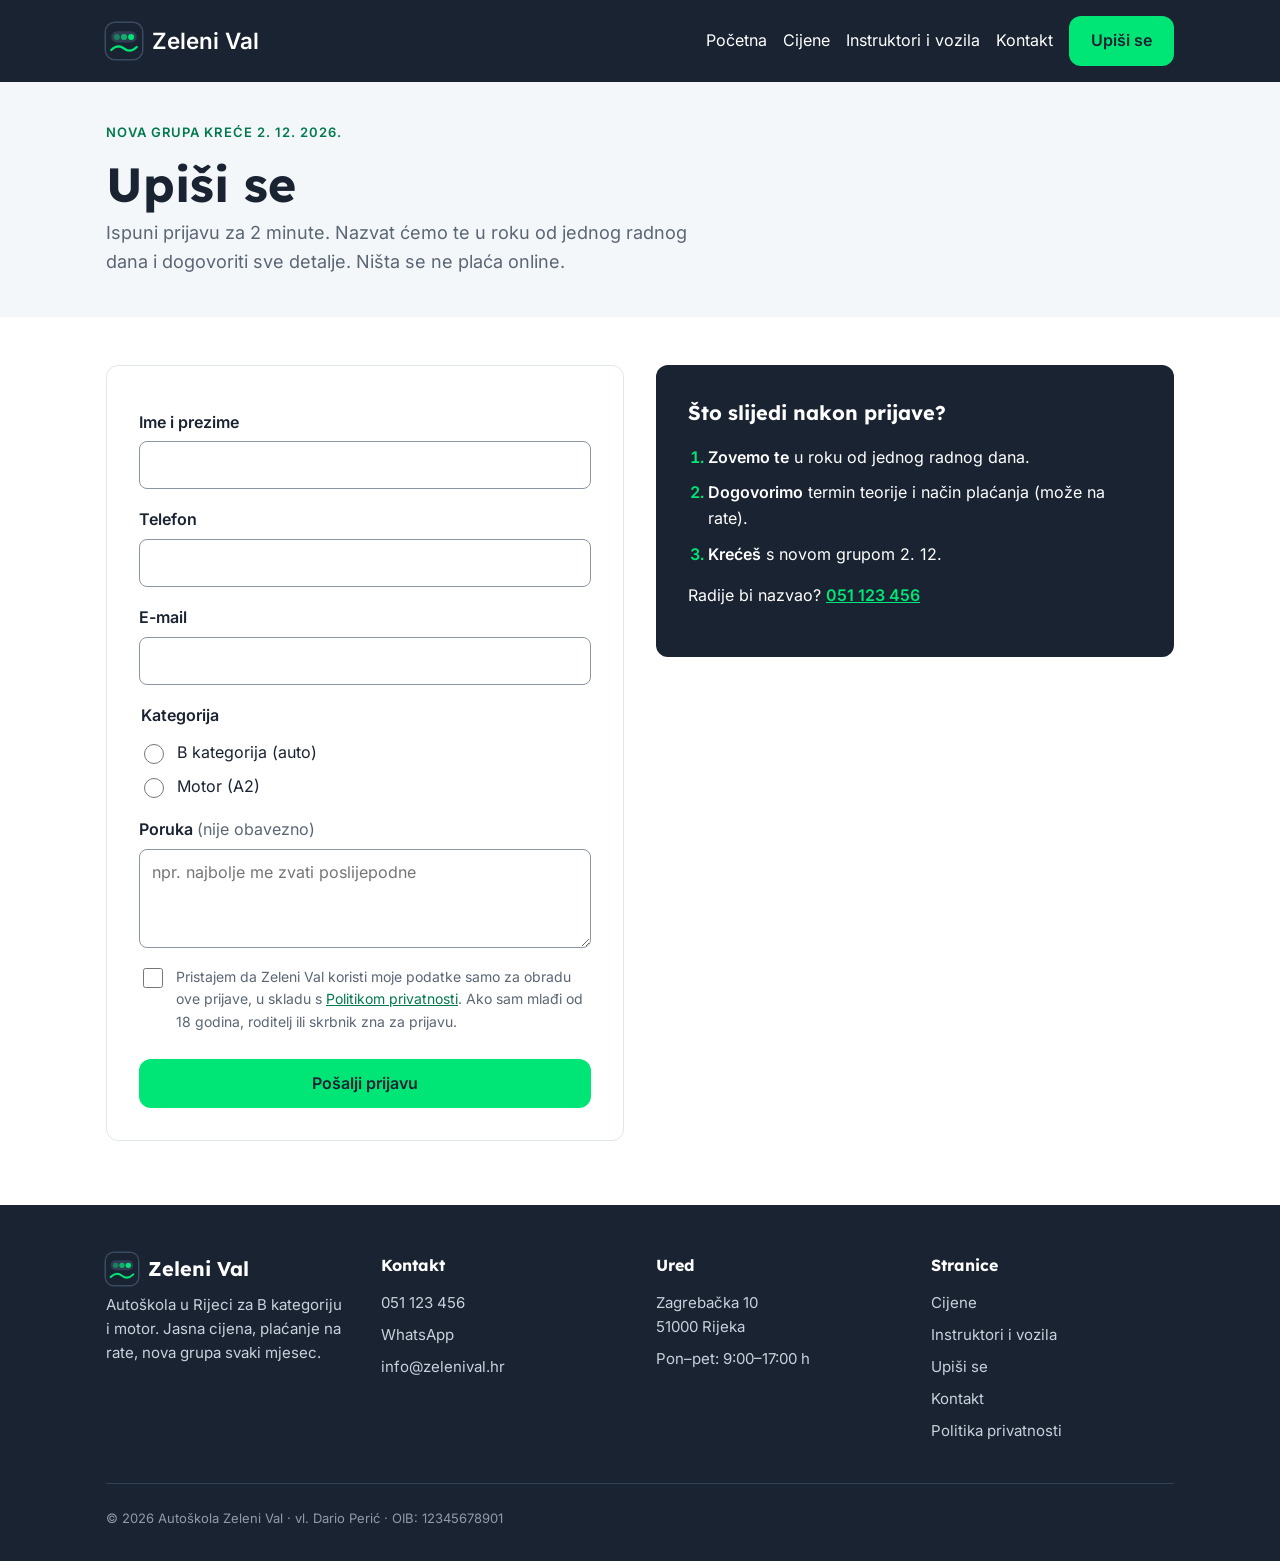
<file: upis.html>
<!doctype html>
<html lang="hr">
  <head>
    <meta charset="UTF-8" />
    <meta name="viewport" content="width=device-width, initial-scale=1.0" />
    <title>Upis – Zeleni Val, autoškola, Rijeka</title>
    <meta
      name="description"
      content="Online upis u autoškolu Zeleni Val, Rijeka: B kategorija i motor. Ispuni prijavu, a mi te nazovemo."
    />
    <!-- favicon: ikona u kartici preglednika -->
    <link rel="icon" href="slike/zeleni-val-znak.svg" type="image/svg+xml" />
    <!-- font naslova (Lexend) učitaj odmah: naslov je najveći element na stranici -->
    <link rel="preload" href="fonts/lexend-v26-latin_latin-ext-700.woff2" as="font" type="font/woff2" crossorigin />
    <link rel="stylesheet" href="style.css" />
  </head>
  <body>
    <header>
      <a href="index.html" class="logo"><img src="slike/zeleni-val-znak.svg" alt="" width="36" height="36"> Zeleni Val</a>
      <nav>
        <button
          class="hamburger"
          aria-label="Otvori izbornik"
          aria-expanded="false"
          aria-controls="izbornik"
        >
          ☰
        </button>
      <ul id="izbornik">
          <li><a href="index.html">Početna</a></li>
          <li><a href="cijene.html">Cijene</a></li>
          <li><a href="instruktori.html">Instruktori i vozila</a></li>
           <li><a href="kontakt.html">Kontakt</a></li>
          <li><a href="upis.html" class="btn" aria-current="page">Upiši se</a></li>
        </ul>
      </nav>
    </header>
    <main>
      <!-- MALI HERO -->
      <section class="hero hero-mala">
        <p class="oznaka">Nova grupa kreće 2. 12. 2026.</p>
        <h1>Upiši se</h1>
        <p class="hero-tekst">Ispuni prijavu za 2 minute. Nazvat ćemo te u roku od jednog radnog dana i dogovoriti sve detalje. Ništa se ne plaća online.</p>
      </section>

      <!-- OBRAZAC + KUTIJA SA STRANE -->
      <section class="upis">

        <!-- Formspree: zamijeni PRIMJER ID-om svog obrasca -->
        <form class="obrazac" action="https://formspree.io/f/PRIMJER" method="POST">
          <input type="hidden" name="_subject" value="Nova prijava za upis – Zeleni Val">

          <label for="ime">Ime i prezime</label>
          <input type="text" id="ime" name="ime" autocomplete="name" required>

          <label for="telefon">Telefon</label>
          <input type="tel" id="telefon" name="telefon" autocomplete="tel" required>

          <label for="email">E-mail</label>
          <input type="email" id="email" name="email" autocomplete="email" required>

          <!-- kategorija: radio gumbi, jer se bira točno jedna -->
          <fieldset class="izbor">
            <legend>Kategorija</legend>
            <label><input type="radio" name="kategorija" value="B kategorija" required> B kategorija (auto)</label>
            <label><input type="radio" name="kategorija" value="Motor A2"> Motor (A2)</label>
          </fieldset>

          <label for="poruka">Poruka <span class="neobavezno">(nije obavezno)</span></label>
          <textarea id="poruka" name="poruka" rows="3" placeholder="npr. najbolje me zvati poslijepodne"></textarea>

          <!-- privola: obavezna jer skupljamo osobne podatke -->
          <label class="privola">
            <input type="checkbox" name="privola" value="da" required>
            <span>Pristajem da Zeleni Val koristi moje podatke samo za obradu ove prijave, u skladu s <a href="privatnost.html">Politikom privatnosti</a>. Ako sam mlađi od 18 godina, roditelj ili skrbnik zna za prijavu.</span>
          </label>

          <!-- zamka za spam-botove: ljudi ovo polje ne vide -->
          <input type="text" name="_gotcha" class="skriveno" tabindex="-1" autocomplete="off">

          <button type="submit" class="btn">Pošalji prijavu</button>
        </form>

        <!-- KUTIJA: što se događa nakon slanja (smiruje roditelje) -->
        <aside class="sto-slijedi">
          <h2>Što slijedi nakon prijave?</h2>
          <ol>
            <li><strong>Zovemo te</strong> u roku od jednog radnog dana.</li>
            <li><strong>Dogovorimo</strong> termin teorije i način plaćanja (može na rate).</li>
            <li><strong>Krećeš</strong> s novom grupom 2. 12.</li>
          </ol>
          <p>Radije bi nazvao? <a href="tel:+38551123456">051 123 456</a></p>
        </aside>

      </section>
    </main>

    <footer class="podnozje">
  <div class="podnozje-stupci">

    <!-- 1. stupac: tko smo -->
    <div>
      <p class="podnozje-logo"><img src="slike/zeleni-val-znak.svg" alt="" width="32" height="32"> Zeleni Val</p>
      <p>Autoškola u Rijeci za B kategoriju i motor. Jasna cijena, plaćanje na rate, nova grupa svaki mjesec.</p>
    </div>

    <!-- 2. stupac: kontakt (svi linkovi klikabilni na mobitelu) -->
    <div>
      <h2>Kontakt</h2>
      <p><a href="tel:+38551123456">051 123 456</a></p>
      <p><a href="https://wa.me/38551123456">WhatsApp</a></p>
      <p><a href="mailto:info@zelenival.hr">info@zelenival.hr</a></p>
    </div>

    <!-- 3. stupac: gdje i kada -->
    <div>
      <h2>Ured</h2>
      <p>Zagrebačka 10<br>51000 Rijeka</p>
      <p>Pon–pet: 9:00–17:00 h</p>
    </div>

    <!-- 4. stupac: linkovi -->
    <div>
      <h2>Stranice</h2>
      <ul>
        <li><a href="cijene.html">Cijene</a></li>
        <li><a href="instruktori.html">Instruktori i vozila</a></li>
        <li><a href="upis.html">Upiši se</a></li>
        <li><a href="kontakt.html">Kontakt</a></li>
        <li><a href="privatnost.html">Politika privatnosti</a></li>
      </ul>
    </div>

  </div>

  <!-- donji red: podaci o tvrtki -->
  <p class="podnozje-dno">© 2026 Autoškola Zeleni Val · vl. Dario Perić · OIB: 12345678901</p>
</footer>
    <script src="script.js"></script>
  </body>
</html>
</file>
<file: style.css>
/* =========================================================
   FONTOVI: učitavaju se s naše stranice (mapa fonts/), ne s Googlea
   - brže: nema odlaska na tuđi server
   - privatnije: Google ne dobiva IP adrese posjetitelja
   - font-display: swap = tekst se odmah prikaže sistemskim fontom,
     a zamijeni se ovim fontom čim se učita (nema praznog ekrana)
   - latin_latin-ext = i naša slova č, ć, š, ž, đ
   ========================================================= */
@font-face {
  font-family: "Inter";
  font-style: normal;
  font-weight: 400;
  font-display: swap;
  src: url("fonts/inter-v20-latin_latin-ext-regular.woff2") format("woff2");
}
@font-face {
  font-family: "Inter";
  font-style: normal;
  font-weight: 600;
  font-display: swap;
  src: url("fonts/inter-v20-latin_latin-ext-600.woff2") format("woff2");
}
@font-face {
  font-family: "Lexend";
  font-style: normal;
  font-weight: 700;
  font-display: swap;
  src: url("fonts/lexend-v26-latin_latin-ext-700.woff2") format("woff2");
}

:root {
  /* boje */
  --limeta: #00e676; /* SAMO gumbi, ikone, naglasci na tamnom */
  --limeta-tamna: #007a4d; /* zeleni linkovi i tekst na bijelom */
  --asfalt: #1a2332; /* tekst, tamne sekcije, header na mobitelu */
  --siva: #5b6675; /* sporedni tekst */
  --svijetla: #f4f7f9; /* svijetle pozadine sekcija */
  --linija: #e1e6eb;
  --bijela: #ffffff;

  /* fontovi */
  --font-naslov: "Lexend", system-ui, sans-serif;
  --font-tekst: "Inter", system-ui, sans-serif;

  /* raspored */
  --sirina: 1100px;
  --radius: 12px;
}

/* box-sizing: border-box = padding i obrub se uračunavaju U širinu elementa.
   Bez toga je sekcija od 1100 px s paddingom 16 px zapravo široka 1132 px
   i sadržaj se ne poravna s logom. Ovo ide na početak SVAKOG projekta. */
*, *::before, *::after {
  box-sizing: border-box;
}

body {
  font-family: var(--font-tekst);
  color: var(--asfalt);
  line-height: 1.6;
  margin: 0;
}

h1,
h2,
h3 {
  font-family: var(--font-naslov);
}

.btn {
  background-color: var(--limeta);
  color: var(--asfalt);
  border-radius: var(--radius);
  font-weight: bold;
  display: inline-block;
  padding: 10px 20px;
    text-decoration: none;
    border: 2px solid transparent;
}

a {
  color: var(--limeta-tamna);
}

header{
    position: sticky;
    top: 0;
    z-index: 10;
    display: flex;
    justify-content: space-between;
    align-items: center;
    flex-wrap: wrap;
    gap: 1rem;
    padding: 1rem max(16px, calc((100% - 1100px) / 2 + 16px));
    background: var(--asfalt); 
}

/* logo: znak (slika) i ime (tekst) u istom redu */
.logo {
  display: flex;
  align-items: center;
  gap: 10px;
  font-weight: 700;
  font-size: 1.4rem;
  text-decoration: none;
  color: var(--bijela);
}
.logo img,
.podnozje-logo img {
  display: block;                      /* makni razmak ispod slike */
  border-radius: 25%;                  /* isti zaobljeni kutovi kao znak */
  box-shadow: 0 0 0 1.5px #3a4a60;     /* tanki svijetli rub: znak se ne stapa s tamnim headerom */
}

nav { display: flex; gap: 1rem; align-items: center; }
nav a { text-decoration: none; color: var(--bijela); }
nav a:hover { color: var(--limeta); }

/* gumb "Upiši se" u izborniku: tamni tekst na limeti (i na hover) */
nav a.btn,
nav a.btn:hover { color: var(--asfalt); }

/* trenutna stranica u izborniku (ali ne gumb "Upiši se": on je već istaknut) */
nav a[aria-current="page"]:not(.btn) {
  font-weight: 700;
  border-bottom: 2px solid var(--limeta);
}

/* izbornik: na računalu linkovi u jednom redu */
nav ul {
  list-style: none;
  display: flex;
  align-items: center;
  gap: 1rem;
  margin: 0;
  padding: 0;
}

/* na računalu se gumb ☰ ne prikazuje */
.hamburger {
  display: none;
  background: none;
  border: 0;
  font-size: 2rem;
  cursor: pointer;
  color: var(--bijela);
}

/* mobitel: zaslon uži od 700px */
@media (max-width: 700px) {
  .hamburger { display: block; }

  nav ul {
    display: none;            /* linkovi su skriveni */
    flex-direction: column;   /* jedan ispod drugoga */
    align-items: flex-start;
    position: absolute;       /* ispod headera, preko cijele širine */
    top: 100%;
    left: 0;
    right: 0;
    padding: 1rem 16px;
    background: var(--asfalt);
  }

  nav ul.otvoren { display: flex; }  /* prikažu se kad JS doda klasu */
}

/* ===== HERO ===== */
.hero {
  background: var(--svijetla);
  /* isti trik kao header: lijevi rub teksta = lijevi rub loga */
  padding: 64px max(16px, calc((100% - var(--sirina)) / 2 + 16px));
}

.oznaka {
  margin: 0 0 16px;
  font-size: 0.8125rem;          /* 13 px */
  font-weight: 600;
  letter-spacing: 0.08em;        /* malo razmaknuta slova */
  text-transform: uppercase;     /* CSS radi velika slova */
  color: var(--limeta-tamna);    /* na svijetlom: tamna zelena, NE limeta */
}

.hero h1 {
  margin: 0 0 8px;
  font-size: clamp(2.25rem, 6vw, 4rem);  /* min. 36 px, max. 64 px */
  line-height: 1.1;                      /* veliki naslovi trebaju zbijeniji prored */
}
.podnaslov {
  margin: 0 0 16px;
  font-family: var(--font-naslov);
  font-size: clamp(1.25rem, 3vw, 1.75rem);
  font-weight: 600;
}
.hero-tekst {
  margin: 0 0 32px;
  max-width: 55ch;               /* ugodna duljina retka */
  font-size: 1.125rem;
  color: var(--siva);
}

.hero-gumbi {
  display: flex;
  flex-wrap: wrap;               /* na uskom ekranu drugi gumb ide u novi red */
  gap: 12px;
  margin-bottom: 32px;
}
.hero .btn {
  padding: 14px 28px;            /* u heroju veći gumbi */
  font-size: 1.0625rem;
}
/* sekundarni gumb: tamni obrub na svijetloj podlozi */
.btn-obrub {
  background: transparent;
  color: var(--asfalt);
  border: 2px solid var(--asfalt);
}
.btn-obrub:hover {
  background: var(--asfalt);
  color: var(--bijela);
}

.prednosti {
  list-style: none;
  margin: 0;
  padding: 0;
  display: flex;
  flex-direction: column;        /* mobitel: jedna ispod druge */
  gap: 8px;
}
.prednosti li::before {
  content: "✓";
  margin-right: 8px;
  font-weight: 700;
  color: var(--limeta-tamna);
}

/* računalo: kvačice u jednom redu */
@media (min-width: 701px) {
  .prednosti {
    flex-direction: row;
    gap: 24px;
  }
}

/* =========================================================
   STRANICA CIJENE
   ========================================================= */

/* ----- 1. Mali hero (podstranice) -----
   Klasa "hero" već daje svijetlu pozadinu i poravnanje s logom.
   "hero-mala" samo smanjuje visinu i naslov, jer podstranica
   ne treba ogroman uvod kao Početna. */
main .hero-mala {
  padding-top: 40px;
  padding-bottom: 40px;
}
.hero-mala h1 {
  font-size: clamp(2rem, 4vw, 3rem);   /* min. 32 px, max. 48 px */
}
.hero-mala .hero-tekst {
  margin-bottom: 0;                    /* nema gumba ispod, pa ni razmaka */
}

/* ----- 2. Sekcije ispod heroja: ista širina i poravnanje -----
   Bez ovoga bi kartice i tablica išle od ruba do ruba ekrana.
   max-width = širina sadržaja, margin auto = centrirano,
   padding 16px = isti razmak od ruba kao logo i hero. */
.paketi,
.dodatno,
.rate-info {
  max-width: var(--sirina);
  margin: 0 auto;
  padding: 48px 16px 0;
}
.rate-info {
  padding-bottom: 64px;                /* zadnja sekcija: razmak prije footera */
}

/* ----- 3. Mreža kartica -----
   auto-fit + minmax: stane li više kartica od 280 px u red,
   stavi ih jednu pored druge; ako ne stane (mobitel), jednu ispod druge.
   Zato ne treba media query. */
.kartice {
  display: grid;
  grid-template-columns: repeat(auto-fit, minmax(280px, 1fr));
  gap: 24px;
}

/* ----- 4. Jedna kartica -----
   flex + column: sadržaj ide odozgo prema dolje.
   Tako možemo gumb "zalijepiti" na dno (vidi .kartica .btn). */
.kartica {
  display: flex;
  flex-direction: column;
  padding: 32px;
  background: var(--bijela);
  border: 1px solid var(--linija);
  border-radius: var(--radius);
}
.kartica h2 {
  margin: 0 0 8px;
  font-size: 1.5rem;
}

/* Istaknuta kartica (B kategorija): deblji zeleni obrub.
   Tamna zelena, jer je obrub na bijelom (pravilo kontrasta). */
.istaknuta {
  border: 3px solid var(--limeta-tamna);
}

/* ----- 5. Cijena i rate -----
   Cijena je najvažniji broj na stranici, zato je najveća.
   Rate su odmah ispod, sivo i manje: smiruju roditelja. */
.cijena {
  margin: 0;
  font-family: var(--font-naslov);
  font-size: 2.5rem;                   /* 40 px */
  font-weight: 700;
  line-height: 1.1;
}
.rate {
  margin: 4px 0 24px;
  color: var(--siva);
}

/* ----- 6. Popis "što je uključeno" -----
   Iste kvačice kao u heroju, samo jedna ispod druge. */
.ukljuceno {
  list-style: none;                    /* makni točkice */
  margin: 0 0 32px;
  padding: 0;                          /* makni uvlačenje */
}
.ukljuceno li {
  padding: 6px 0;
  border-bottom: 1px solid var(--linija);  /* tanka crta između stavki */
}
.ukljuceno li:last-child {
  border-bottom: none;                 /* zadnja stavka bez crte */
}
.ukljuceno li::before {
  content: "✓";                        /* CSS dodaje kvačicu ispred teksta */
  margin-right: 8px;
  font-weight: 700;
  color: var(--limeta-tamna);
}

/* ----- 7. Gumb u kartici -----
   margin-top: auto gura gumb na dno kartice (radi zbog flexa gore),
   pa su gumbi u obje kartice u istoj liniji.
   text-align: center centrira tekst jer je gumb sad širok kao kartica. */
.kartica .btn {
  margin-top: auto;
  text-align: center;
}

/* ----- 8. Tablica dodatnih usluga ----- */
.tablica-cijena {
  width: 100%;
  max-width: 600px;                    /* tablica ne treba cijelu širinu */
  border-collapse: collapse;           /* spoji obrube ćelija u jednu crtu */
}
.tablica-cijena caption {
  text-align: left;                    /* naslov tablice lijevo, ne centrirano */
  margin-bottom: 12px;
  font-family: var(--font-naslov);
  font-size: 1.5rem;
  font-weight: 700;
}
.tablica-cijena th,
.tablica-cijena td {
  padding: 12px 0;
  text-align: left;
  border-bottom: 1px solid var(--linija);
}
.tablica-cijena th {
  font-size: 0.875rem;
  color: var(--siva);
  font-weight: 600;
}
/* drugi stupac (cijene) poravnat desno, da se brojke lijepo slažu */
.tablica-cijena th:last-child,
.tablica-cijena td:last-child {
  text-align: right;
  font-weight: 600;
}

/* ----- 9. Plaćanje na rate ----- */
.rate-info h2 {
  margin: 0 0 12px;
  font-size: 1.5rem;
}
.rate-info ul {
  list-style: none;
  margin: 0;
  padding: 0;
  max-width: 600px;
}
.rate-info li {
  padding: 8px 0 8px 28px;
  position: relative;                  /* da se broj/kvačica može smjestiti lijevo */
}
.rate-info li::before {
  content: "→";
  position: absolute;
  left: 0;
  font-weight: 700;
  color: var(--limeta-tamna);
}

/* =========================================================
   STRANICA INSTRUKTORI I VOZILA
   ========================================================= */

/* ----- 1. Sekcije: ista širina i poravnanje kao na Cijenama ----- */
.tim,
.vozila {
  max-width: var(--sirina);
  margin: 0 auto;
  padding: 48px 16px 0;
}
.vozila {
  padding-bottom: 64px;                /* zadnja sekcija: razmak prije footera */
}
.tim h2,
.vozila h2 {
  margin: 0 0 24px;
  font-size: 1.75rem;
}

/* ----- 2. Mreža: ista za instruktore i vozila -----
   Svaki element najmanje 220 px; koliko stane u red, toliko stupaca.
   Računalo: 4 instruktora u redu. Tablet: 2. Mobitel: 1. */
.mreza {
  display: grid;
  grid-template-columns: repeat(auto-fit, minmax(220px, 1fr));
  gap: 24px;
}

/* ----- 3. Sve slike u mreži -----
   Problem: fotografije imaju različite dimenzije, pa bi mreža bila neravna.
   aspect-ratio: svaka slika dobije isti omjer (4:5 je uspravni portret).
   object-fit: cover: slika ispuni okvir i izreže višak, BEZ razvlačenja. */
.mreza img {
  display: block;                      /* makni mali razmak ispod slike */
  width: 100%;                         /* široka kao njezin stupac */
  height: auto;
  aspect-ratio: 4 / 5;                 /* uspravni okvir za lica */
  object-fit: cover;                   /* ispuni okvir bez razvlačenja */
  border-radius: var(--radius);
  background: var(--svijetla);         /* vidi se dok se slika učitava */
}

/* vozila su vodoravna, pa dobivaju širi omjer od instruktora */
.vozila .mreza img {
  aspect-ratio: 3 / 2;
}

/* ----- 4. Kartica instruktora ----- */
.osoba h3 {
  margin: 16px 0 4px;
  font-size: 1.25rem;
}
.uloga {
  margin: 0 0 8px;
  font-size: 0.875rem;
  font-weight: 600;
  color: var(--limeta-tamna);          /* tamna zelena: čitljivo na bijelom */
}
.osoba p {
  margin-top: 0;
  color: var(--siva);
}
.osoba .uloga {
  color: var(--limeta-tamna);          /* pravilo .osoba p bi inače obojilo i ulogu u sivo */
}

/* ----- 5. Vozila: slika s opisom ispod ----- */
.vozila figure {
  margin: 0;                           /* figure ima vlastitu marginu od preglednika: makni je */
}
.vozila figcaption {
  margin-top: 8px;
  font-weight: 600;
}

/* mobitel: instruktori po 2 u redu, manje skrolanja */
@media (max-width: 700px) {
  .tim .mreza { grid-template-columns: repeat(auto-fit, minmax(150px, 1fr)); }
}

/* =========================================================
   STRANICA UPIS
   ========================================================= */

/* ----- 1. Raspored: obrazac lijevo (širi), kutija desno -----
   auto-fit: na mobitelu kutija sama ode ispod obrasca. */
.upis {
  max-width: var(--sirina);
  margin: 0 auto;
  padding: 48px 16px 64px;
  display: grid;
  grid-template-columns: repeat(auto-fit, minmax(300px, 1fr));
  gap: 32px;
  align-items: start;                  /* kutija ne rasteže do visine obrasca */
}

/* ----- 2. Obrazac: polja jedno ispod drugoga ----- */
.obrazac {
  display: flex;
  flex-direction: column;
  gap: 6px;
  padding: 32px;
  background: var(--bijela);
  border: 1px solid var(--linija);
  border-radius: var(--radius);
}
.obrazac label {
  margin-top: 12px;
  font-weight: 600;
}
.neobavezno {
  font-weight: 400;
  color: var(--siva);
}

/* ----- 3. Polja za upis -----
   font: inherit: polje koristi isti font kao stranica (16 px, pa iPhone ne zumira).
   min-height 48 px: dovoljno veliko za prst. */
.obrazac input[type="text"],
.obrazac input[type="tel"],
.obrazac input[type="email"],
.obrazac textarea {
  font: inherit;
  min-height: 48px;
  padding: 10px 12px;
  border: 1px solid #8c96a3;           /* dovoljno taman rub da se polje vidi */
  border-radius: 8px;
}
/* polje u kojem je kursor: zeleni obrub */
.obrazac input:focus-visible,
.obrazac textarea:focus-visible {
  outline: 3px solid var(--limeta);
  outline-offset: 1px;
  border-color: var(--asfalt);
}

/* ----- 4. Kategorija (radio gumbi) ----- */
.izbor {
  margin: 12px 0 0;
  padding: 0;
  border: 0;                           /* makni okvir koji fieldset ima sam po sebi */
}
.izbor legend {
  font-weight: 600;
  margin-bottom: 4px;
}
.izbor label {
  display: flex;
  align-items: center;
  gap: 10px;
  margin-top: 8px;
  font-weight: 400;
  cursor: pointer;
}
.izbor input,
.privola input {
  width: 20px;
  height: 20px;
  accent-color: var(--limeta-tamna);   /* boja kvačice i radio gumba */
}

/* ----- 5. Privola: kućica lijevo, tekst desno ----- */
.obrazac .privola {
  display: flex;
  gap: 10px;
  align-items: flex-start;
  font-weight: 400;
  font-size: 0.875rem;
  color: var(--siva);
}
.privola input {
  flex-shrink: 0;                      /* kućica se ne smanjuje kad je tekst dugačak */
  margin-top: 2px;
}

/* skriveno polje protiv spama */
.skriveno {
  display: none;
}

/* gumb za slanje: preko cijele širine obrasca */
.obrazac .btn {
  margin-top: 20px;
  font: inherit;
  font-weight: 700;
  cursor: pointer;
}

/* ----- 6. Kutija "Što slijedi" ----- */
.sto-slijedi {
  padding: 32px;
  background: var(--asfalt);           /* tamna kutija: limeta na tamnom je dozvoljena */
  color: var(--bijela);
  border-radius: var(--radius);
}
.sto-slijedi h2 {
  margin: 0 0 16px;
  font-size: 1.25rem;
}
.sto-slijedi ol {
  margin: 0 0 16px;
  padding-left: 20px;
}
.sto-slijedi li {
  margin-bottom: 10px;
}
.sto-slijedi li::marker {
  color: var(--limeta);                /* brojevi 1, 2, 3 u limeti */
  font-weight: 700;
}
.sto-slijedi a {
  color: var(--limeta);                /* link na tamnom: limeta, kontrast 9,5:1 */
  font-weight: 600;
}

/* =========================================================
   FOOTER
   ========================================================= */

/* tamna podloga, tekst poravnat s logom u headeru (isti calc trik) */
.podnozje {
  background: var(--asfalt);
  color: #c9d1db;                      /* svijetlosiva: mekša od čiste bijele */
  padding: 48px max(16px, calc((100% - var(--sirina)) / 2 + 16px)) 24px;
  font-size: 0.9375rem;
}

/* stupci: 4 na računalu, 2 na tabletu, 1 na mobitelu (auto-fit) */
.podnozje-stupci {
  display: grid;
  grid-template-columns: repeat(auto-fit, minmax(200px, 1fr));
  gap: 32px;
  margin-bottom: 32px;
}

/* naslovi stupaca */
.podnozje h2 {
  margin: 0 0 12px;
  font-size: 1rem;
  color: var(--bijela);
}

.podnozje p {
  margin: 0 0 8px;
}

/* ime brenda u prvom stupcu */
.podnozje-logo {
  font-family: var(--font-naslov);
  font-size: 1.25rem;
  font-weight: 700;
  color: var(--bijela);
}

/* linkovi: svijetli, na hover limeta (limeta na tamnom = dozvoljeno) */
.podnozje a {
  color: #c9d1db;
  text-decoration: none;
}
.podnozje a:hover {
  color: var(--limeta);
  text-decoration: underline;
}

/* popis linkova bez točkica */
.podnozje ul {
  list-style: none;
  margin: 0;
  padding: 0;
}
.podnozje li {
  margin-bottom: 8px;
}

/* donji red: tanka crta iznad, manja slova */
.podnozje-dno {
  margin: 0;
  padding-top: 24px;
  border-top: 1px solid #344154;
  font-size: 0.8125rem;
  color: #8f9bab;
}

/* =========================================================
   STRANICA POLITIKA PRIVATNOSTI (i ostali dugi tekstovi)
   ========================================================= */

/* uski stupac teksta: dugi tekst se lakše čita kad redak nije preširok */
.pravno {
  max-width: var(--sirina);
  margin: 0 auto;
  padding: 48px 16px 64px;
}
.pravno > * {
  max-width: 70ch;                     /* najviše ~70 znakova u retku */
}
.pravno h2 {
  margin: 40px 0 12px;
  font-size: 1.25rem;
}
.pravno h2:first-child {
  margin-top: 0;                       /* prvi naslov bez razmaka iznad */
}
.pravno p,
.pravno li {
  color: var(--asfalt);
}
.pravno ul {
  padding-left: 20px;
}
.pravno li {
  margin-bottom: 6px;
}

/* =========================================================
   STRANICA KONTAKT
   ========================================================= */

/* ----- 1. Sve sekcije: ista širina i poravnanje ----- */
.kontakt-nacini,
.lokacije,
.faq,
.poziv {
  max-width: var(--sirina);
  margin: 0 auto;
  padding: 48px 16px 0;
}

/* naslov vidljiv samo čitačima zaslona */
.vizualno-skriveno {
  position: absolute;
  width: 1px;
  height: 1px;
  overflow: hidden;
  clip: rect(0 0 0 0);
  white-space: nowrap;
}

/* ----- 2. Kartice s načinima kontakta (kartica i .btn već postoje) ----- */
.kontakt-nacini .kartica h3 {
  margin: 0 0 8px;
  font-size: 1.25rem;
}
.kontakt-nacini .kartica p {
  margin: 0 0 20px;
  color: var(--siva);
}

/* ----- 3. Lokacije: tekst lijevo, karta desno (na mobitelu jedno ispod drugog) ----- */
.lokacije {
  display: grid;
  grid-template-columns: repeat(auto-fit, minmax(300px, 1fr));
  gap: 32px;
  align-items: start;
}
.lokacije h2 {
  margin: 0 0 16px;
  font-size: 1.75rem;
}
.lokacije h3 {
  margin: 16px 0 4px;
  font-size: 1.0625rem;
}
.lokacije p {
  margin: 0 0 8px;
}
.napomena {
  margin-top: 16px;
  padding: 12px 16px;
  background: var(--svijetla);
  border-left: 4px solid var(--limeta-tamna);  /* zelena crta lijevo ističe napomenu */
  border-radius: 0 8px 8px 0;
}

/* ----- 4. Česta pitanja: otvaraju se klikom (details/summary) ----- */
.faq h2 {
  margin: 0 0 16px;
  font-size: 1.75rem;
}
.faq details {
  max-width: 70ch;
  border-bottom: 1px solid var(--linija);
  padding: 16px 0;
}
.faq summary {
  font-weight: 600;
  cursor: pointer;
}
.faq details p {
  margin: 12px 0 0;
  color: var(--siva);
}

/* ----- 5. Poziv na kraju: tamna kutija s limeta gumbom ----- */
.poziv {
  margin-top: 48px;
  margin-bottom: 64px;
  padding: 40px 24px;
  width: calc(100% - 32px);              /* na mobitelu 16 px od ruba */
  max-width: calc(var(--sirina) - 32px); /* na računalu široka kao sadržaj */
  text-align: center;
  background: var(--asfalt);
  color: var(--bijela);
  border-radius: var(--radius);
}
.poziv h2 {
  margin: 0 0 8px;
  font-size: 1.75rem;
}
.poziv p {
  margin: 0 0 20px;
  color: #c9d1db;
}

/* =========================================================
   GUMBI: hover i fokus (tipkovnica)
   ========================================================= */
/* glavni gumb: malo tamnija limeta kad se prijeđe mišem */
.btn:hover {
  background-color: #00c965;
}
/* sekundarni gumb zadržava svoj hover (tamna podloga) */
.btn-obrub:hover {
  background: var(--asfalt);
  color: var(--bijela);
}
/* vidljiv obrub kad se do gumba dođe tipkom Tab */
.btn:focus-visible {
  outline: 3px solid var(--limeta-tamna);  /* na svijetloj podlozi */
  outline-offset: 3px;
}
nav a:focus-visible,
.podnozje a:focus-visible {
  outline: 3px solid var(--limeta);        /* na tamnoj podlozi: limeta je vidljiva */
  outline-offset: 3px;
}
/* link na Google karte (kontakt) */
.karta-link {
  padding: 32px;
  background: var(--svijetla);
  border-radius: var(--radius);
}
.karta-link p {
  margin: 0 0 16px;
}

/* footer logo: znak i ime u istom redu */
.podnozje-logo {
  display: flex;
  align-items: center;
  gap: 10px;
}

/* =========================================================
   FOOTER UVIJEK NA DNU EKRANA
   Na kratkoj stranici (ili velikom monitoru) sadržaj završi prije dna
   ekrana, pa ispod footera ostane bijela praznina.
   Rješenje: body je flex stupac visok barem cijeli ekran (100vh),
   a main "upije" sav višak prostora (flex: 1), pa footer gurne dolje.
   ========================================================= */
body {
  min-height: 100vh;
  display: flex;
  flex-direction: column;
}
main {
  flex: 1;
}

body {
  min-height: 100vh;      /* stranica je visoka barem koliko i ekran */
  display: flex;
  flex-direction: column; /* header, main i footer jedan ispod drugoga */
}
main {
  flex: 1;                /* main "upije" sav višak prostora i gurne footer na dno */
}
</file>
